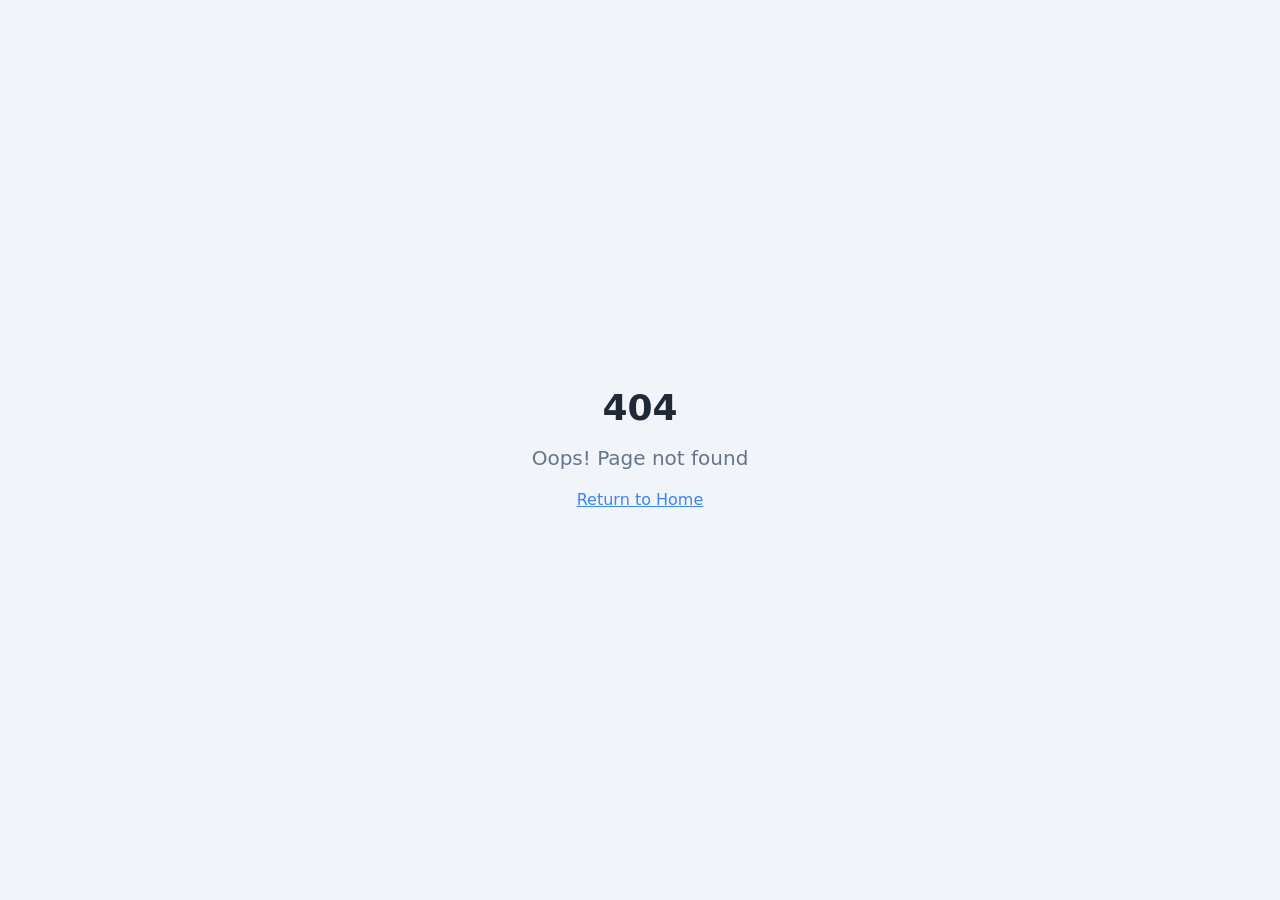
<file: index.html>
<!doctype html>
<html lang="en">
  <head>
    <meta charset="UTF-8" />
    <meta name="viewport" content="width=device-width, initial-scale=1.0" />
    <title>TradeResponse — AI Phone Agents for Service Businesses</title>
    <meta name="description" content="TradeResponse builds custom AI phone agents that answer every call, book appointments, and handle emergencies 24/7. Custom-built for service businesses. Live in 14 days." />
    <meta name="author" content="TradeResponse" />
    <meta property="og:title" content="TradeResponse — AI Phone Agents for Service Businesses" />
    <meta property="og:description" content="Every missed call is revenue walking out your door. We build AI phone agents custom-built for your business." />
    <meta property="og:type" content="website" />
    <meta name="twitter:card" content="summary_large_image" />
    <script type="module" crossorigin src="/assets/index-Di6mq1Bh.js"></script>
    <link rel="stylesheet" crossorigin href="/assets/index-ClEajGAl.css">
  </head>

  <body>
    <div id="root"></div>
  </body>
</html>
</file>
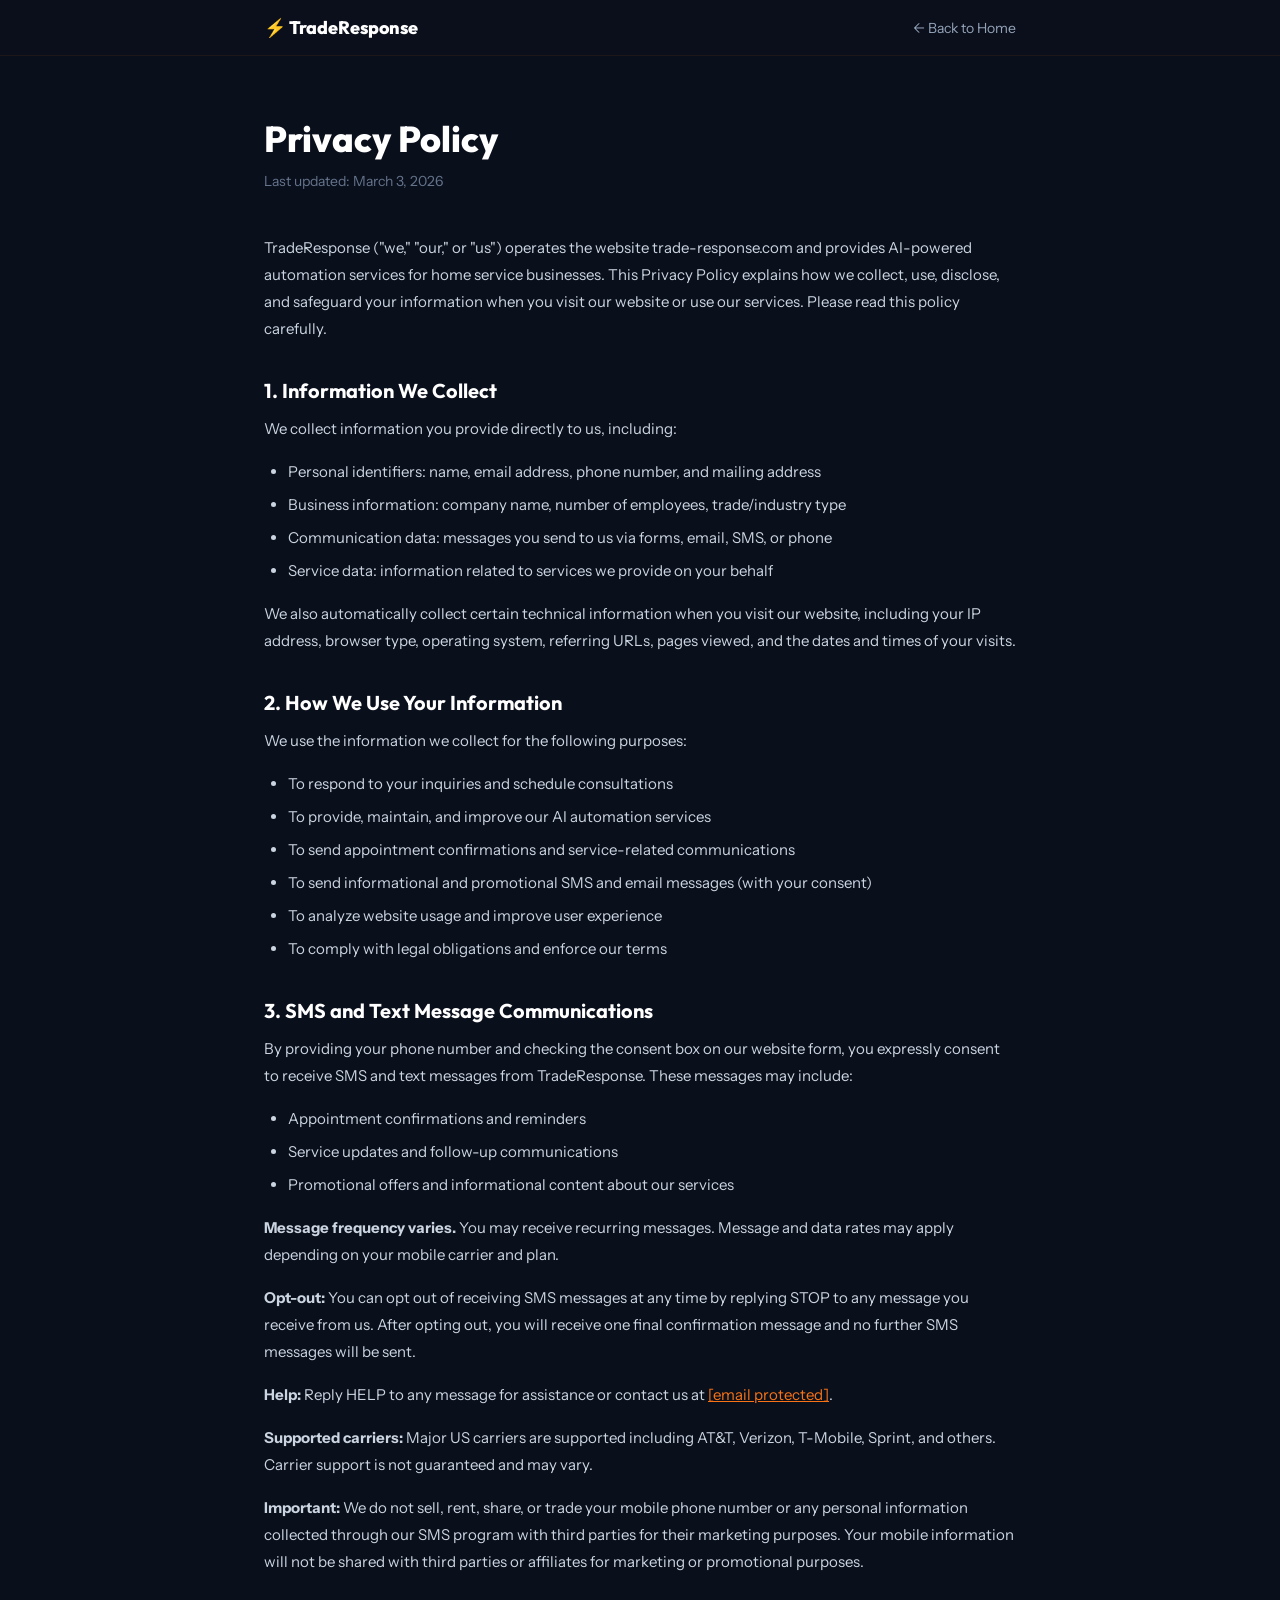
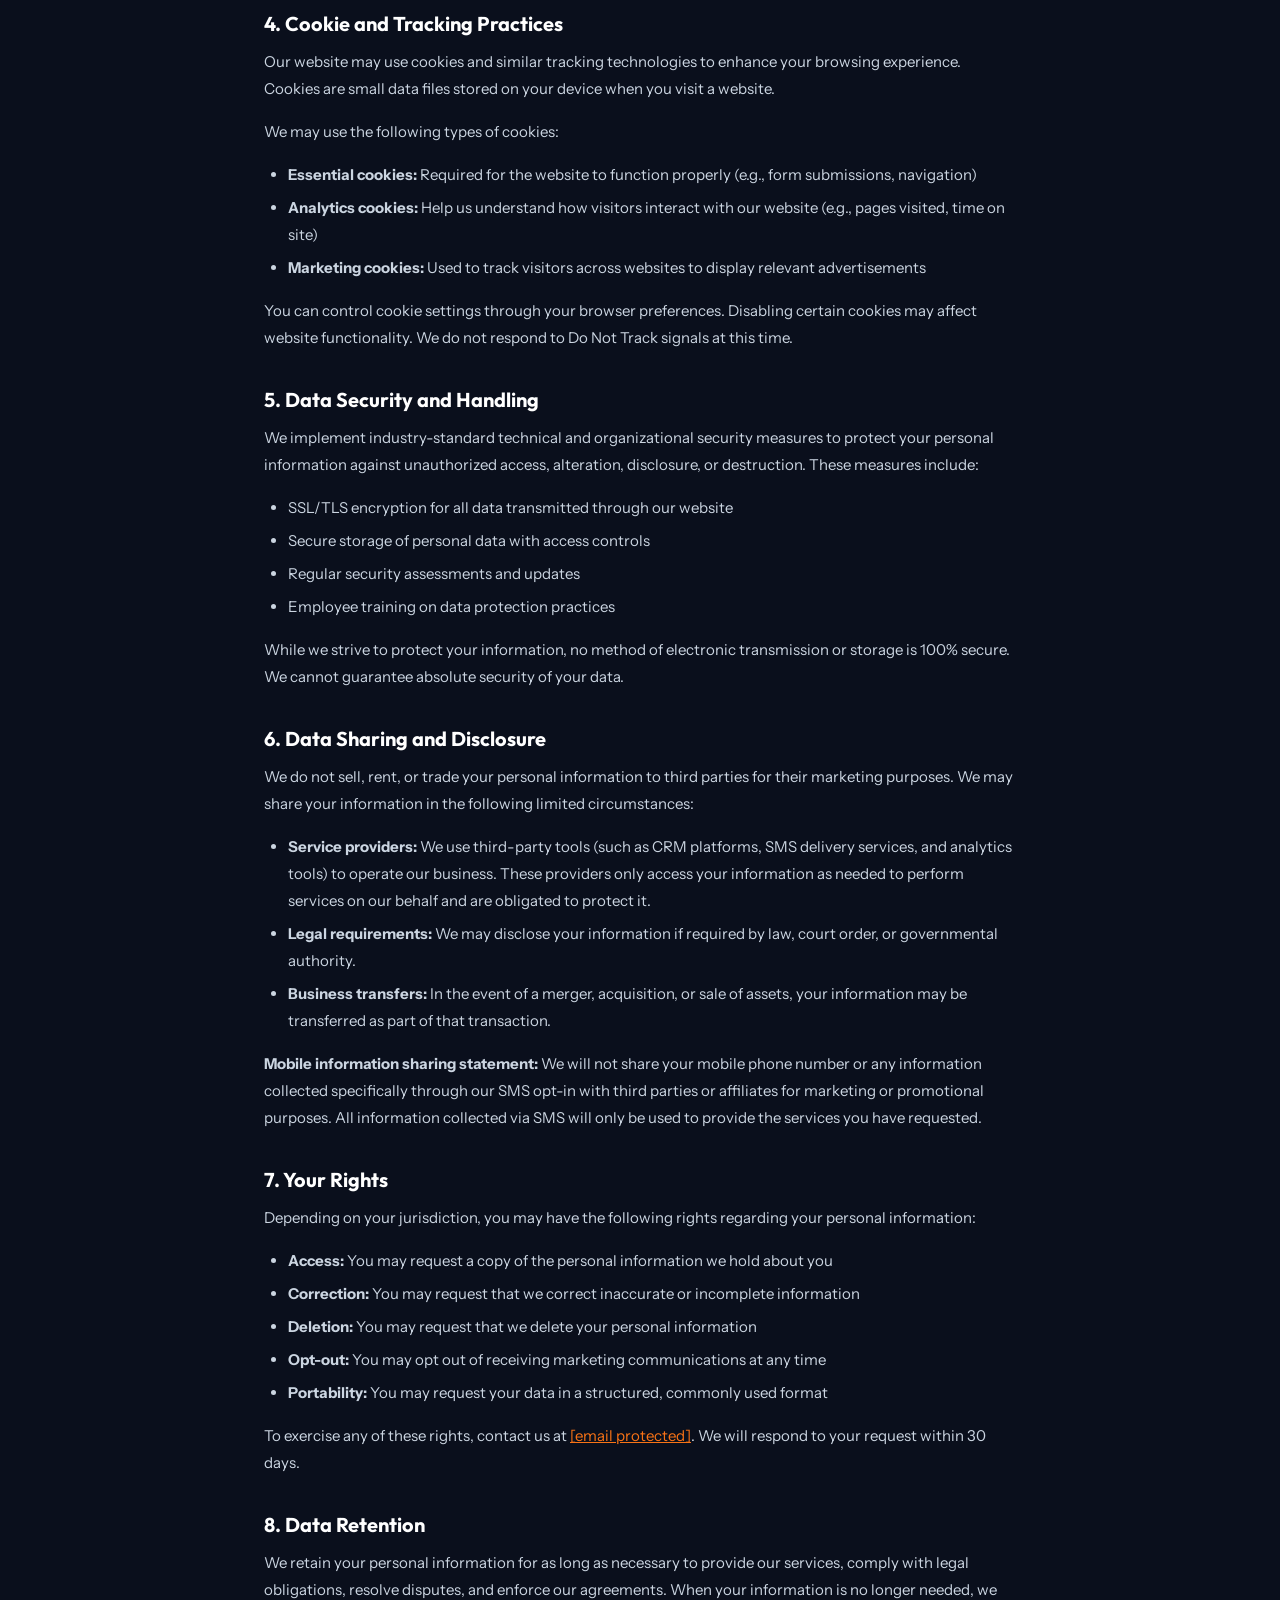
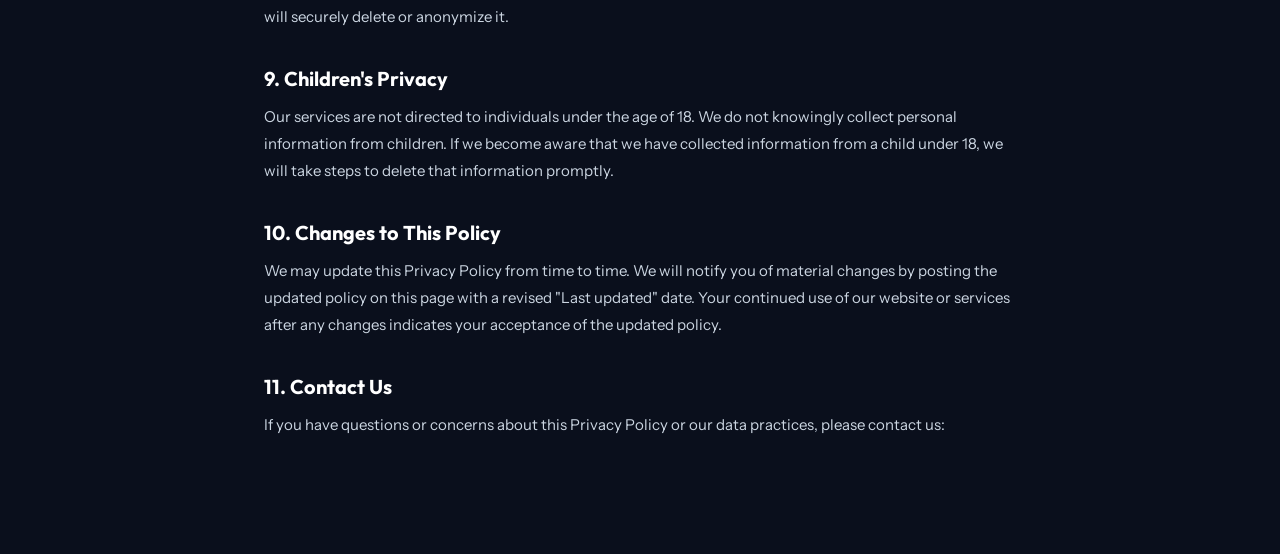
<file: privacy.html>
<!DOCTYPE html>
<html lang="en">
<head>
<meta charset="UTF-8">
<meta name="viewport" content="width=device-width, initial-scale=1.0">
<title>Privacy Policy | TradeResponse</title>
<link href="https://fonts.googleapis.com/css2?family=Outfit:wght@400;600;700;800&family=Instrument+Sans:wght@400;500;600&display=swap" rel="stylesheet">
<style>
:root{--navy:#0a0f1c;--surface:#141c2b;--orange:#f97316;--white:#ffffff;--gray-300:#cbd5e1;--gray-400:#94a3b8;--gray-500:#64748b;--gray-600:#475569;--text:#e2e8f0}
*{margin:0;padding:0;box-sizing:border-box}
body{font-family:'Instrument Sans',sans-serif;background:var(--navy);color:var(--text);-webkit-font-smoothing:antialiased}
.nav{padding:16px 0;background:rgba(10,15,28,0.95);border-bottom:1px solid rgba(249,115,22,0.08)}
.nav-inner{max-width:800px;margin:0 auto;padding:0 24px;display:flex;justify-content:space-between;align-items:center}
.nav-logo{font-family:'Outfit',sans-serif;font-weight:800;font-size:18px;color:var(--white);text-decoration:none}
.nav-logo span{color:var(--orange)}
.nav-back{font-size:14px;color:var(--gray-400);text-decoration:none}
.nav-back:hover{color:var(--orange)}
.content{max-width:800px;margin:0 auto;padding:60px 24px 100px}
h1{font-family:'Outfit',sans-serif;font-size:36px;font-weight:800;color:var(--white);margin-bottom:8px}
.updated{font-size:14px;color:var(--gray-500);margin-bottom:40px}
h2{font-family:'Outfit',sans-serif;font-size:20px;font-weight:700;color:var(--white);margin-top:36px;margin-bottom:12px}
p{font-size:15px;color:var(--gray-300);line-height:1.8;margin-bottom:16px}
ul{padding-left:24px;margin-bottom:16px}
li{font-size:15px;color:var(--gray-300);line-height:1.8;margin-bottom:6px}
a{color:var(--orange)}
.footer{padding:32px 0;border-top:1px solid rgba(255,255,255,0.05);margin-top:60px}
.footer p{font-size:12px;color:var(--gray-600);text-align:center}
</style>
</head>
<body>
<nav class="nav"><div class="nav-inner"><a href="index.html" class="nav-logo"><span>&#9889;</span> TradeResponse</a><a href="index.html" class="nav-back">&#8592; Back to Home</a></div></nav>
<div class="content">
<h1>Privacy Policy</h1>
<p class="updated">Last updated: March 3, 2026</p>
<p>TradeResponse ("we," "our," or "us") operates the website trade-response.com and provides AI-powered automation services for home service businesses. This Privacy Policy explains how we collect, use, disclose, and safeguard your information when you visit our website or use our services. Please read this policy carefully.</p>

<h2>1. Information We Collect</h2>
<p>We collect information you provide directly to us, including:</p>
<ul>
<li>Personal identifiers: name, email address, phone number, and mailing address</li>
<li>Business information: company name, number of employees, trade/industry type</li>
<li>Communication data: messages you send to us via forms, email, SMS, or phone</li>
<li>Service data: information related to services we provide on your behalf</li>
</ul>
<p>We also automatically collect certain technical information when you visit our website, including your IP address, browser type, operating system, referring URLs, pages viewed, and the dates and times of your visits.</p>

<h2>2. How We Use Your Information</h2>
<p>We use the information we collect for the following purposes:</p>
<ul>
<li>To respond to your inquiries and schedule consultations</li>
<li>To provide, maintain, and improve our AI automation services</li>
<li>To send appointment confirmations and service-related communications</li>
<li>To send informational and promotional SMS and email messages (with your consent)</li>
<li>To analyze website usage and improve user experience</li>
<li>To comply with legal obligations and enforce our terms</li>
</ul>

<h2>3. SMS and Text Message Communications</h2>
<p>By providing your phone number and checking the consent box on our website form, you expressly consent to receive SMS and text messages from TradeResponse. These messages may include:</p>
<ul>
<li>Appointment confirmations and reminders</li>
<li>Service updates and follow-up communications</li>
<li>Promotional offers and informational content about our services</li>
</ul>
<p><strong>Message frequency varies.</strong> You may receive recurring messages. Message and data rates may apply depending on your mobile carrier and plan.</p>
<p><strong>Opt-out:</strong> You can opt out of receiving SMS messages at any time by replying STOP to any message you receive from us. After opting out, you will receive one final confirmation message and no further SMS messages will be sent.</p>
<p><strong>Help:</strong> Reply HELP to any message for assistance or contact us at <a href="/cdn-cgi/l/email-protection" class="__cf_email__" data-cfemail="670f020b0b082713150603024a15021417080914024904080a">[email&#160;protected]</a>.</p>
<p><strong>Supported carriers:</strong> Major US carriers are supported including AT&T, Verizon, T-Mobile, Sprint, and others. Carrier support is not guaranteed and may vary.</p>
<p><strong>Important:</strong> We do not sell, rent, share, or trade your mobile phone number or any personal information collected through our SMS program with third parties for their marketing purposes. Your mobile information will not be shared with third parties or affiliates for marketing or promotional purposes.</p>

<h2>4. Cookie and Tracking Practices</h2>
<p>Our website may use cookies and similar tracking technologies to enhance your browsing experience. Cookies are small data files stored on your device when you visit a website.</p>
<p>We may use the following types of cookies:</p>
<ul>
<li><strong>Essential cookies:</strong> Required for the website to function properly (e.g., form submissions, navigation)</li>
<li><strong>Analytics cookies:</strong> Help us understand how visitors interact with our website (e.g., pages visited, time on site)</li>
<li><strong>Marketing cookies:</strong> Used to track visitors across websites to display relevant advertisements</li>
</ul>
<p>You can control cookie settings through your browser preferences. Disabling certain cookies may affect website functionality. We do not respond to Do Not Track signals at this time.</p>

<h2>5. Data Security and Handling</h2>
<p>We implement industry-standard technical and organizational security measures to protect your personal information against unauthorized access, alteration, disclosure, or destruction. These measures include:</p>
<ul>
<li>SSL/TLS encryption for all data transmitted through our website</li>
<li>Secure storage of personal data with access controls</li>
<li>Regular security assessments and updates</li>
<li>Employee training on data protection practices</li>
</ul>
<p>While we strive to protect your information, no method of electronic transmission or storage is 100% secure. We cannot guarantee absolute security of your data.</p>

<h2>6. Data Sharing and Disclosure</h2>
<p>We do not sell, rent, or trade your personal information to third parties for their marketing purposes. We may share your information in the following limited circumstances:</p>
<ul>
<li><strong>Service providers:</strong> We use third-party tools (such as CRM platforms, SMS delivery services, and analytics tools) to operate our business. These providers only access your information as needed to perform services on our behalf and are obligated to protect it.</li>
<li><strong>Legal requirements:</strong> We may disclose your information if required by law, court order, or governmental authority.</li>
<li><strong>Business transfers:</strong> In the event of a merger, acquisition, or sale of assets, your information may be transferred as part of that transaction.</li>
</ul>
<p><strong>Mobile information sharing statement:</strong> We will not share your mobile phone number or any information collected specifically through our SMS opt-in with third parties or affiliates for marketing or promotional purposes. All information collected via SMS will only be used to provide the services you have requested.</p>

<h2>7. Your Rights</h2>
<p>Depending on your jurisdiction, you may have the following rights regarding your personal information:</p>
<ul>
<li><strong>Access:</strong> You may request a copy of the personal information we hold about you</li>
<li><strong>Correction:</strong> You may request that we correct inaccurate or incomplete information</li>
<li><strong>Deletion:</strong> You may request that we delete your personal information</li>
<li><strong>Opt-out:</strong> You may opt out of receiving marketing communications at any time</li>
<li><strong>Portability:</strong> You may request your data in a structured, commonly used format</li>
</ul>
<p>To exercise any of these rights, contact us at <a href="/cdn-cgi/l/email-protection" class="__cf_email__" data-cfemail="a3cbc6cfcfcce3d7d1c2c7c68ed1c6d0d3cccdd0c68dc0ccce">[email&#160;protected]</a>. We will respond to your request within 30 days.</p>

<h2>8. Data Retention</h2>
<p>We retain your personal information for as long as necessary to provide our services, comply with legal obligations, resolve disputes, and enforce our agreements. When your information is no longer needed, we will securely delete or anonymize it.</p>

<h2>9. Children's Privacy</h2>
<p>Our services are not directed to individuals under the age of 18. We do not knowingly collect personal information from children. If we become aware that we have collected information from a child under 18, we will take steps to delete that information promptly.</p>

<h2>10. Changes to This Policy</h2>
<p>We may update this Privacy Policy from time to time. We will notify you of material changes by posting the updated policy on this page with a revised "Last updated" date. Your continued use of our website or services after any changes indicates your acceptance of the updated policy.</p>

<h2>11. Contact Us</h2>
<p>If you have questions or concerns about this Privacy Policy or our data practices, please contact us:</p>
<p><str
</file>
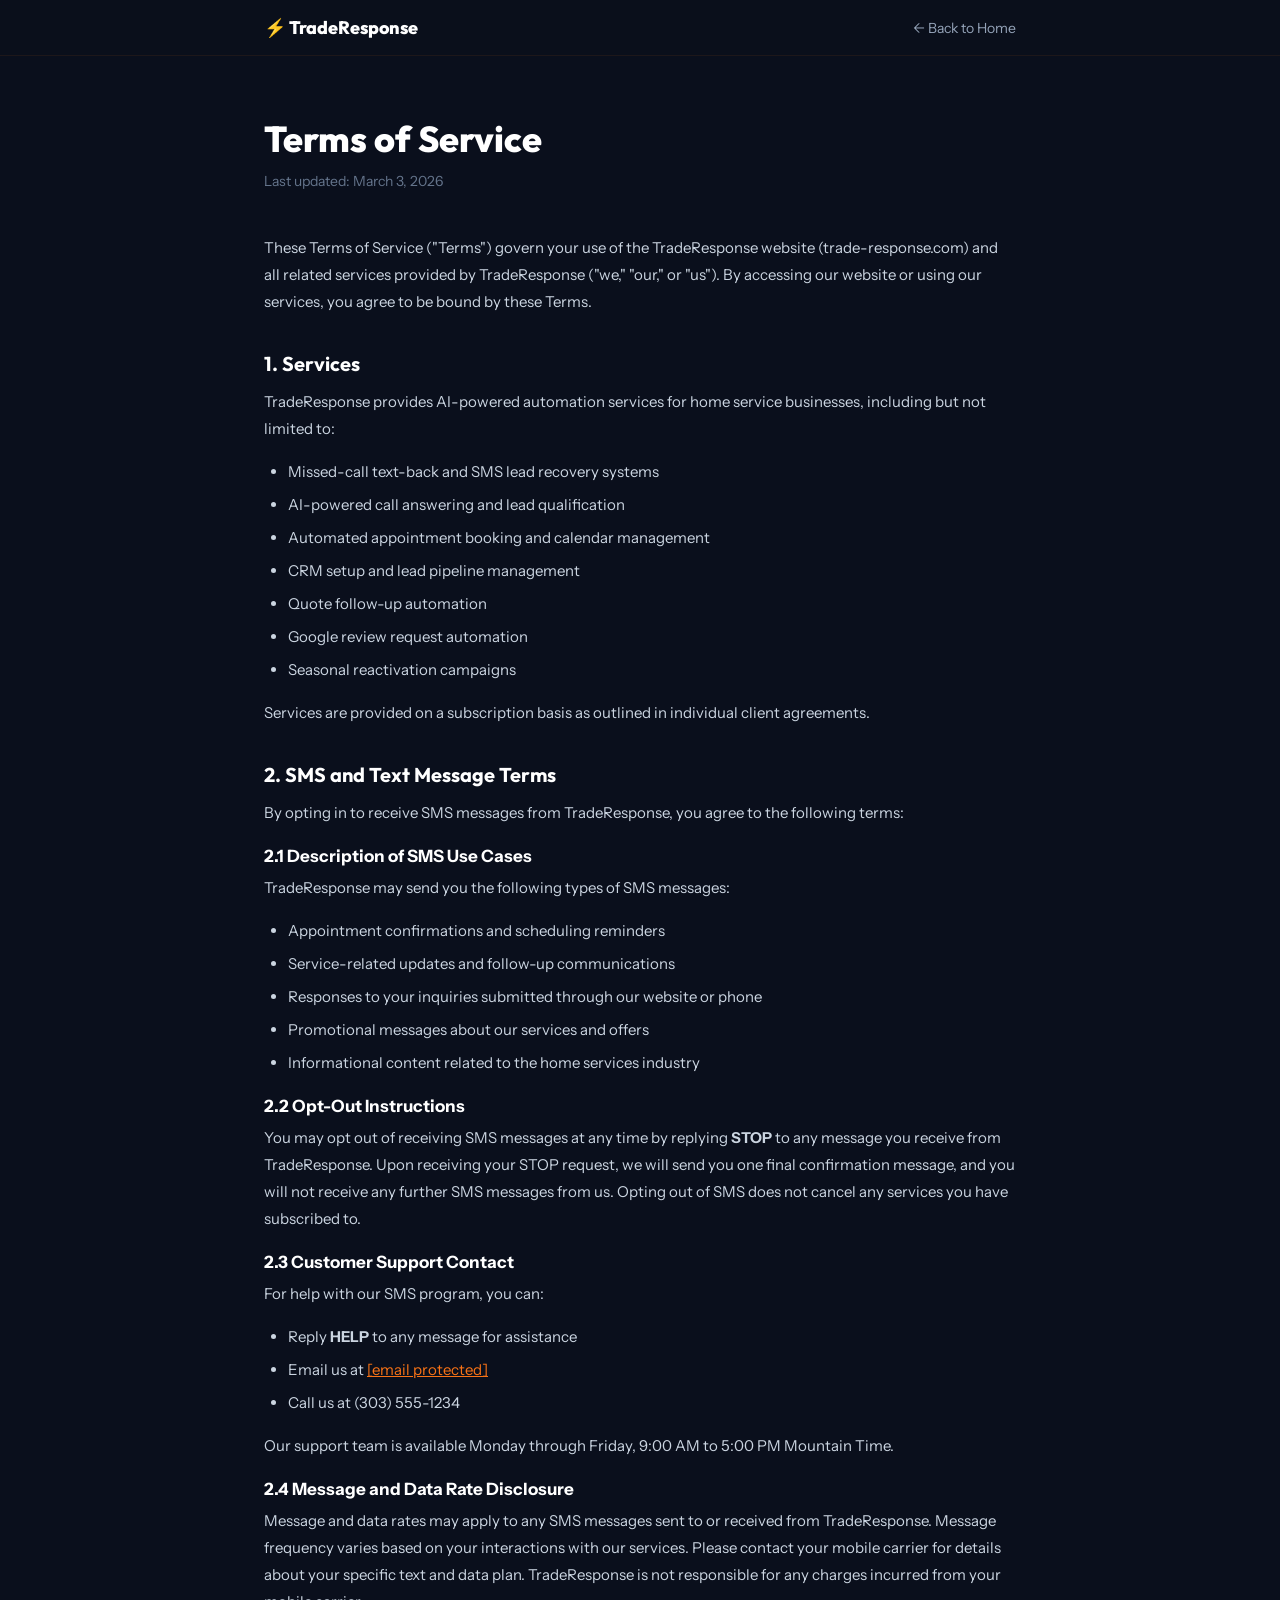
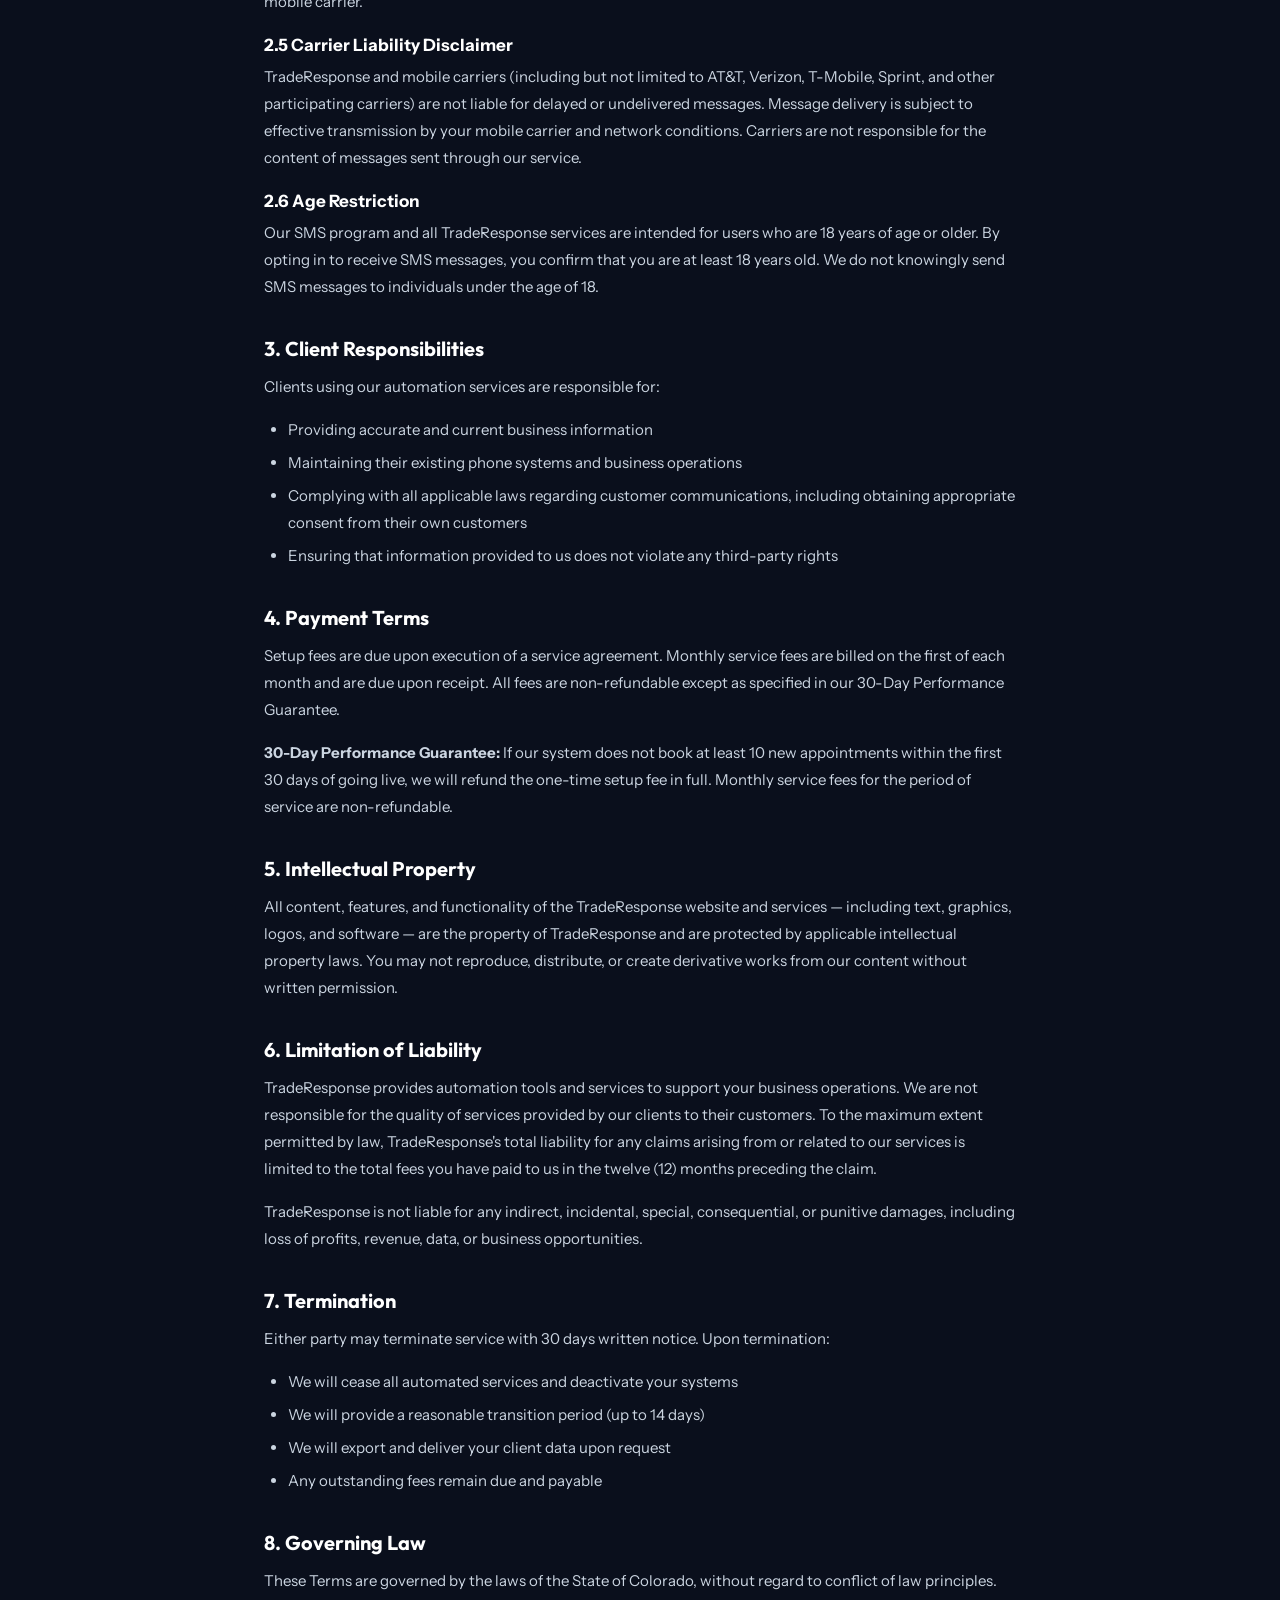
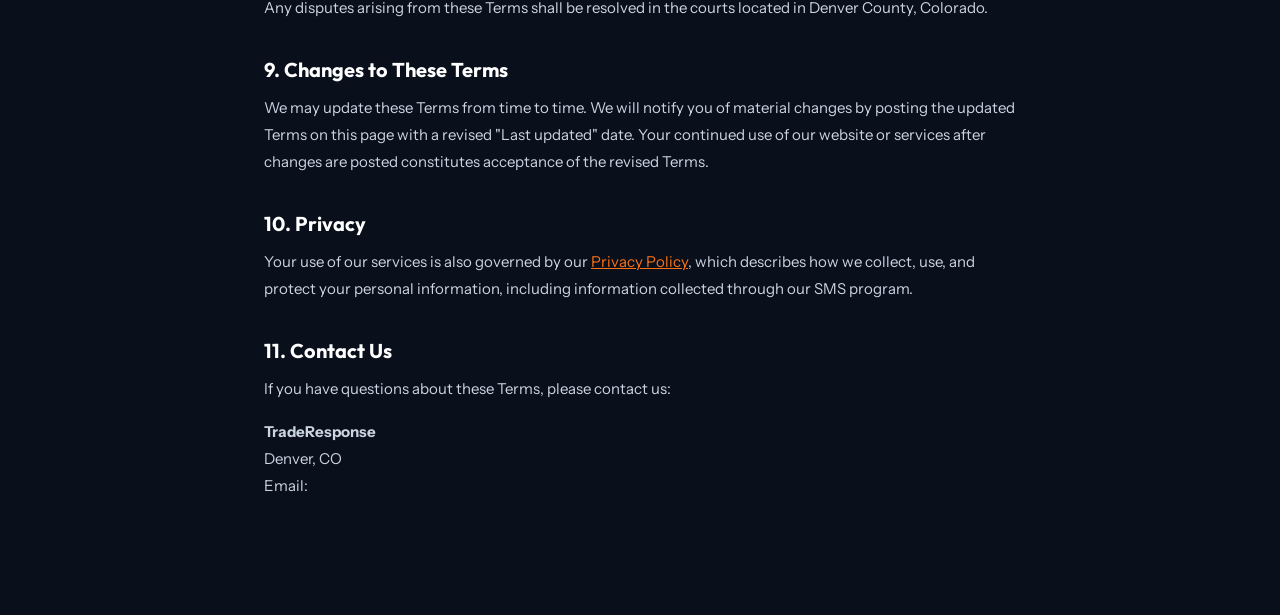
<file: terms.html>
<!DOCTYPE html>
<html lang="en">
<head>
<meta charset="UTF-8">
<meta name="viewport" content="width=device-width, initial-scale=1.0">
<title>Terms of Service | TradeResponse</title>
<link href="https://fonts.googleapis.com/css2?family=Outfit:wght@400;600;700;800&family=Instrument+Sans:wght@400;500;600&display=swap" rel="stylesheet">
<style>
:root{--navy:#0a0f1c;--surface:#141c2b;--orange:#f97316;--white:#ffffff;--gray-300:#cbd5e1;--gray-400:#94a3b8;--gray-500:#64748b;--gray-600:#475569;--text:#e2e8f0}
*{margin:0;padding:0;box-sizing:border-box}
body{font-family:'Instrument Sans',sans-serif;background:var(--navy);color:var(--text);-webkit-font-smoothing:antialiased}
.nav{padding:16px 0;background:rgba(10,15,28,0.95);border-bottom:1px solid rgba(249,115,22,0.08)}
.nav-inner{max-width:800px;margin:0 auto;padding:0 24px;display:flex;justify-content:space-between;align-items:center}
.nav-logo{font-family:'Outfit',sans-serif;font-weight:800;font-size:18px;color:var(--white);text-decoration:none}
.nav-logo span{color:var(--orange)}
.nav-back{font-size:14px;color:var(--gray-400);text-decoration:none}
.nav-back:hover{color:var(--orange)}
.content{max-width:800px;margin:0 auto;padding:60px 24px 100px}
h1{font-family:'Outfit',sans-serif;font-size:36px;font-weight:800;color:var(--white);margin-bottom:8px}
.updated{font-size:14px;color:var(--gray-500);margin-bottom:40px}
h2{font-family:'Outfit',sans-serif;font-size:20px;font-weight:700;color:var(--white);margin-top:36px;margin-bottom:12px}
p{font-size:15px;color:var(--gray-300);line-height:1.8;margin-bottom:16px}
ul{padding-left:24px;margin-bottom:16px}
li{font-size:15px;color:var(--gray-300);line-height:1.8;margin-bottom:6px}
a{color:var(--orange)}
.footer{padding:32px 0;border-top:1px solid rgba(255,255,255,0.05);margin-top:60px}
.footer p{font-size:12px;color:var(--gray-600);text-align:center}
</style>
</head>
<body>
<nav class="nav"><div class="nav-inner"><a href="index.html" class="nav-logo"><span>&#9889;</span> TradeResponse</a><a href="index.html" class="nav-back">&#8592; Back to Home</a></div></nav>
<div class="content">
<h1>Terms of Service</h1>
<p class="updated">Last updated: March 3, 2026</p>
<p>These Terms of Service ("Terms") govern your use of the TradeResponse website (trade-response.com) and all related services provided by TradeResponse ("we," "our," or "us"). By accessing our website or using our services, you agree to be bound by these Terms.</p>

<h2>1. Services</h2>
<p>TradeResponse provides AI-powered automation services for home service businesses, including but not limited to:</p>
<ul>
<li>Missed-call text-back and SMS lead recovery systems</li>
<li>AI-powered call answering and lead qualification</li>
<li>Automated appointment booking and calendar management</li>
<li>CRM setup and lead pipeline management</li>
<li>Quote follow-up automation</li>
<li>Google review request automation</li>
<li>Seasonal reactivation campaigns</li>
</ul>
<p>Services are provided on a subscription basis as outlined in individual client agreements.</p>

<h2>2. SMS and Text Message Terms</h2>
<p>By opting in to receive SMS messages from TradeResponse, you agree to the following terms:</p>

<h3 style="font-size:17px;color:var(--white);margin-top:20px;margin-bottom:8px">2.1 Description of SMS Use Cases</h3>
<p>TradeResponse may send you the following types of SMS messages:</p>
<ul>
<li>Appointment confirmations and scheduling reminders</li>
<li>Service-related updates and follow-up communications</li>
<li>Responses to your inquiries submitted through our website or phone</li>
<li>Promotional messages about our services and offers</li>
<li>Informational content related to the home services industry</li>
</ul>

<h3 style="font-size:17px;color:var(--white);margin-top:20px;margin-bottom:8px">2.2 Opt-Out Instructions</h3>
<p>You may opt out of receiving SMS messages at any time by replying <strong>STOP</strong> to any message you receive from TradeResponse. Upon receiving your STOP request, we will send you one final confirmation message, and you will not receive any further SMS messages from us. Opting out of SMS does not cancel any services you have subscribed to.</p>

<h3 style="font-size:17px;color:var(--white);margin-top:20px;margin-bottom:8px">2.3 Customer Support Contact</h3>
<p>For help with our SMS program, you can:</p>
<ul>
<li>Reply <strong>HELP</strong> to any message for assistance</li>
<li>Email us at <a href="/cdn-cgi/l/email-protection" class="__cf_email__" data-cfemail="a7cfc2cbcbc8e7d3d5c6c3c28ad5c2d4d7c8c9d4c289c4c8ca">[email&#160;protected]</a></li>
<li>Call us at (303) 555-1234</li>
</ul>
<p>Our support team is available Monday through Friday, 9:00 AM to 5:00 PM Mountain Time.</p>

<h3 style="font-size:17px;color:var(--white);margin-top:20px;margin-bottom:8px">2.4 Message and Data Rate Disclosure</h3>
<p>Message and data rates may apply to any SMS messages sent to or received from TradeResponse. Message frequency varies based on your interactions with our services. Please contact your mobile carrier for details about your specific text and data plan. TradeResponse is not responsible for any charges incurred from your mobile carrier.</p>

<h3 style="font-size:17px;color:var(--white);margin-top:20px;margin-bottom:8px">2.5 Carrier Liability Disclaimer</h3>
<p>TradeResponse and mobile carriers (including but not limited to AT&T, Verizon, T-Mobile, Sprint, and other participating carriers) are not liable for delayed or undelivered messages. Message delivery is subject to effective transmission by your mobile carrier and network conditions. Carriers are not responsible for the content of messages sent through our service.</p>

<h3 style="font-size:17px;color:var(--white);margin-top:20px;margin-bottom:8px">2.6 Age Restriction</h3>
<p>Our SMS program and all TradeResponse services are intended for users who are 18 years of age or older. By opting in to receive SMS messages, you confirm that you are at least 18 years old. We do not knowingly send SMS messages to individuals under the age of 18.</p>

<h2>3. Client Responsibilities</h2>
<p>Clients using our automation services are responsible for:</p>
<ul>
<li>Providing accurate and current business information</li>
<li>Maintaining their existing phone systems and business operations</li>
<li>Complying with all applicable laws regarding customer communications, including obtaining appropriate consent from their own customers</li>
<li>Ensuring that information provided to us does not violate any third-party rights</li>
</ul>

<h2>4. Payment Terms</h2>
<p>Setup fees are due upon execution of a service agreement. Monthly service fees are billed on the first of each month and are due upon receipt. All fees are non-refundable except as specified in our 30-Day Performance Guarantee.</p>
<p><strong>30-Day Performance Guarantee:</strong> If our system does not book at least 10 new appointments within the first 30 days of going live, we will refund the one-time setup fee in full. Monthly service fees for the period of service are non-refundable.</p>

<h2>5. Intellectual Property</h2>
<p>All content, features, and functionality of the TradeResponse website and services — including text, graphics, logos, and software — are the property of TradeResponse and are protected by applicable intellectual property laws. You may not reproduce, distribute, or create derivative works from our content without written permission.</p>

<h2>6. Limitation of Liability</h2>
<p>TradeResponse provides automation tools and services to support your business operations. We are not responsible for the quality of services provided by our clients to their customers. To the maximum extent permitted by law, TradeResponse's total liability for any claims arising from or related to our services is limited to the total fees you have paid to us in the twelve (12) months preceding the claim.</p>
<p>TradeResponse is not liable for any indirect, incidental, special, consequential, or punitive damages, including loss of profits, revenue, data, or business opportunities.</p>

<h2>7. Termination</h2>
<p>Either party may terminate service with 30 days written notice. Upon termination:</p>
<ul>
<li>We will cease all automated services and deactivate your systems</li>
<li>We will provide a reasonable transition period (up to 14 days)</li>
<li>We will export and deliver your client data upon request</li>
<li>Any outstanding fees remain due and payable</li>
</ul>

<h2>8. Governing Law</h2>
<p>These Terms are governed by the laws of the State of Colorado, without regard to conflict of law principles. Any disputes arising from these Terms shall be resolved in the courts located in Denver County, Colorado.</p>

<h2>9. Changes to These Terms</h2>
<p>We may update these Terms from time to time. We will notify you of material changes by posting the updated Terms on this page with a revised "Last updated" date. Your continued use of our website or services after changes are posted constitutes acceptance of the revised Terms.</p>

<h2>10. Privacy</h2>
<p>Your use of our services is also governed by our <a href="privacy.html">Privacy Policy</a>, which describes how we collect, use, and protect your personal information, including information collected through our SMS program.</p>

<h2>11. Contact Us</h2>
<p>If you have questions about these Terms, please contact us:</p>
<p><strong>TradeResponse</strong><br>Denver, CO<br>Email: <a href="/cdn-cgi/l/email-protection" class="__cf_email__" data-cfemail="b5d
</file>
<file: assets/index-ClEajGAl.css>
*,:before,:after{--tw-border-spacing-x: 0;--tw-border-spacing-y: 0;--tw-translate-x: 0;--tw-translate-y: 0;--tw-rotate: 0;--tw-skew-x: 0;--tw-skew-y: 0;--tw-scale-x: 1;--tw-scale-y: 1;--tw-pan-x: ;--tw-pan-y: ;--tw-pinch-zoom: ;--tw-scroll-snap-strictness: proximity;--tw-gradient-from-position: ;--tw-gradient-via-position: ;--tw-gradient-to-position: ;--tw-ordinal: ;--tw-slashed-zero: ;--tw-numeric-figure: ;--tw-numeric-spacing: ;--tw-numeric-fraction: ;--tw-ring-inset: ;--tw-ring-offset-width: 0px;--tw-ring-offset-color: #fff;--tw-ring-color: rgb(59 130 246 / .5);--tw-ring-offset-shadow: 0 0 #0000;--tw-ring-shadow: 0 0 #0000;--tw-shadow: 0 0 #0000;--tw-shadow-colored: 0 0 #0000;--tw-blur: ;--tw-brightness: ;--tw-contrast: ;--tw-grayscale: ;--tw-hue-rotate: ;--tw-invert: ;--tw-saturate: ;--tw-sepia: ;--tw-drop-shadow: ;--tw-backdrop-blur: ;--tw-backdrop-brightness: ;--tw-backdrop-contrast: ;--tw-backdrop-grayscale: ;--tw-backdrop-hue-rotate: ;--tw-backdrop-invert: ;--tw-backdrop-opacity: ;--tw-backdrop-saturate: ;--tw-backdrop-sepia: ;--tw-contain-size: ;--tw-contain-layout: ;--tw-contain-paint: ;--tw-contain-style: }::backdrop{--tw-border-spacing-x: 0;--tw-border-spacing-y: 0;--tw-translate-x: 0;--tw-translate-y: 0;--tw-rotate: 0;--tw-skew-x: 0;--tw-skew-y: 0;--tw-scale-x: 1;--tw-scale-y: 1;--tw-pan-x: ;--tw-pan-y: ;--tw-pinch-zoom: ;--tw-scroll-snap-strictness: proximity;--tw-gradient-from-position: ;--tw-gradient-via-position: ;--tw-gradient-to-position: ;--tw-ordinal: ;--tw-slashed-zero: ;--tw-numeric-figure: ;--tw-numeric-spacing: ;--tw-numeric-fraction: ;--tw-ring-inset: ;--tw-ring-offset-width: 0px;--tw-ring-offset-color: #fff;--tw-ring-color: rgb(59 130 246 / .5);--tw-ring-offset-shadow: 0 0 #0000;--tw-ring-shadow: 0 0 #0000;--tw-shadow: 0 0 #0000;--tw-shadow-colored: 0 0 #0000;--tw-blur: ;--tw-brightness: ;--tw-contrast: ;--tw-grayscale: ;--tw-hue-rotate: ;--tw-invert: ;--tw-saturate: ;--tw-sepia: ;--tw-drop-shadow: ;--tw-backdrop-blur: ;--tw-backdrop-brightness: ;--tw-backdrop-contrast: ;--tw-backdrop-grayscale: ;--tw-backdrop-hue-rotate: ;--tw-backdrop-invert: ;--tw-backdrop-opacity: ;--tw-backdrop-saturate: ;--tw-backdrop-sepia: ;--tw-contain-size: ;--tw-contain-layout: ;--tw-contain-paint: ;--tw-contain-style: }*,:before,:after{box-sizing:border-box;border-width:0;border-style:solid;border-color:#e5e7eb}:before,:after{--tw-content: ""}html,:host{line-height:1.5;-webkit-text-size-adjust:100%;-moz-tab-size:4;-o-tab-size:4;tab-size:4;font-family:Inter,system-ui,-apple-system,sans-serif;font-feature-settings:normal;font-variation-settings:normal;-webkit-tap-highlight-color:transparent}body{margin:0;line-height:inherit}hr{height:0;color:inherit;border-top-width:1px}abbr:where([title]){-webkit-text-decoration:underline dotted;text-decoration:underline dotted}h1,h2,h3,h4,h5,h6{font-size:inherit;font-weight:inherit}a{color:inherit;text-decoration:inherit}b,strong{font-weight:bolder}code,kbd,samp,pre{font-family:ui-monospace,SFMono-Regular,Menlo,Monaco,Consolas,Liberation Mono,Courier New,monospace;font-feature-settings:normal;font-variation-settings:normal;font-size:1em}small{font-size:80%}sub,sup{font-size:75%;line-height:0;position:relative;vertical-align:baseline}sub{bottom:-.25em}sup{top:-.5em}table{text-indent:0;border-color:inherit;border-collapse:collapse}button,input,optgroup,select,textarea{font-family:inherit;font-feature-settings:inherit;font-variation-settings:inherit;font-size:100%;font-weight:inherit;line-height:inherit;letter-spacing:inherit;color:inherit;margin:0;padding:0}button,select{text-transform:none}button,input:where([type=button]),input:where([type=reset]),input:where([type=submit]){-webkit-appearance:button;background-color:transparent;background-image:none}:-moz-focusring{outline:auto}:-moz-ui-invalid{box-shadow:none}progress{vertical-align:baseline}::-webkit-inner-spin-button,::-webkit-outer-spin-button{height:auto}[type=search]{-webkit-appearance:textfield;outline-offset:-2px}::-webkit-search-decoration{-webkit-appearance:none}::-webkit-file-upload-button{-webkit-appearance:button;font:inherit}summary{display:list-item}blockquote,dl,dd,h1,h2,h3,h4,h5,h6,hr,figure,p,pre{margin:0}fieldset{margin:0;padding:0}legend{padding:0}ol,ul,menu{list-style:none;margin:0;padding:0}dialog{padding:0}textarea{resize:vertical}input::-moz-placeholder,textarea::-moz-placeholder{opacity:1;color:#9ca3af}input::placeholder,textarea::placeholder{opacity:1;color:#9ca3af}button,[role=button]{cursor:pointer}:disabled{cursor:default}img,svg,video,canvas,audio,iframe,embed,object{display:block;vertical-align:middle}img,video{max-width:100%;height:auto}[hidden]:where(:not([hidden=until-found])){display:none}:root{--background: 0 0% 100%;--foreground: 215 28% 17%;--card: 0 0% 100%;--card-foreground: 222 47% 11%;--popover: 0 0% 100%;--popover-foreground: 222 47% 11%;--primary: 217 91% 60%;--primary-foreground: 0 0% 100%;--primary-deep: 217 91% 50%;--secondary: 210 40% 96%;--secondary-foreground: 222 47% 11%;--muted: 210 40% 96%;--muted-foreground: 215 16% 47%;--accent: 210 40% 96%;--accent-foreground: 222 47% 11%;--destructive: 0 84% 60%;--destructive-foreground: 0 0% 100%;--border: 226 71% 94%;--input: 226 71% 94%;--ring: 217 91% 60%;--radius: .5rem;--hero-bg: 222 47% 11%;--hero-foreground: 210 40% 98%;--hero-muted: 215 20% 65%;--section-alt: 221 68% 97%;--card-border: 226 85% 93%;--sidebar-background: 0 0% 98%;--sidebar-foreground: 240 5.3% 26.1%;--sidebar-primary: 240 5.9% 10%;--sidebar-primary-foreground: 0 0% 98%;--sidebar-accent: 240 4.8% 95.9%;--sidebar-accent-foreground: 240 5.9% 10%;--sidebar-border: 220 13% 91%;--sidebar-ring: 217.2 91.2% 59.8%}.dark{--background: 222 47% 11%;--foreground: 210 40% 98%;--card: 222 47% 11%;--card-foreground: 210 40% 98%;--popover: 222 47% 11%;--popover-foreground: 210 40% 98%;--primary: 217 91% 60%;--primary-foreground: 0 0% 100%;--primary-deep: 217 91% 50%;--secondary: 217 33% 17%;--secondary-foreground: 210 40% 98%;--muted: 217 33% 17%;--muted-foreground: 215 20% 65%;--accent: 217 33% 17%;--accent-foreground: 210 40% 98%;--destructive: 0 63% 31%;--destructive-foreground: 210 40% 98%;--border: 217 33% 17%;--input: 217 33% 17%;--ring: 217 91% 60%;--sidebar-background: 240 5.9% 10%;--sidebar-foreground: 240 4.8% 95.9%;--sidebar-primary: 224.3 76.3% 48%;--sidebar-primary-foreground: 0 0% 100%;--sidebar-accent: 240 3.7% 15.9%;--sidebar-accent-foreground: 240 4.8% 95.9%;--sidebar-border: 240 3.7% 15.9%;--sidebar-ring: 217.2 91.2% 59.8%}*{border-color:hsl(var(--border))}body{background-color:hsl(var(--background));color:hsl(var(--foreground));-webkit-font-smoothing:antialiased;-moz-osx-font-smoothing:grayscale;font-family:Inter,system-ui,-apple-system,sans-serif}html{scroll-behavior:smooth}.section-label{margin-bottom:1rem;font-size:.75rem;line-height:1rem;font-weight:600;text-transform:uppercase;letter-spacing:.2em;color:hsl(var(--primary))}.section-heading{font-size:1.875rem;line-height:2.25rem;font-weight:800;line-height:1.25;color:hsl(var(--foreground))}@media (min-width: 768px){.section-heading{font-size:2.25rem;line-height:2.5rem}}@media (min-width: 1024px){.section-heading{font-size:44px}}.section-heading{font-weight:800}.section-subheading{margin-left:auto;margin-right:auto;margin-top:1rem;max-width:42rem;font-size:1.125rem;line-height:1.75rem;color:hsl(var(--muted-foreground))}.section-padding{padding:5rem 1.5rem}@media (min-width: 768px){.section-padding{padding-top:7rem;padding-bottom:7rem}}.section-alt-bg{background-color:hsl(var(--section-alt))}.gradient-section{background:linear-gradient(135deg,#0f1729,#1d283a)}.btn-primary{display:inline-flex;align-items:center;gap:.5rem;border-radius:var(--radius);background-color:hsl(var(--primary));padding:.875rem 1.75rem;font-weight:600;color:hsl(var(--primary-foreground));--tw-shadow: 0 10px 15px -3px rgb(0 0 0 / .1), 0 4px 6px -4px rgb(0 0 0 / .1);--tw-shadow-colored: 0 10px 15px -3px var(--tw-shadow-color), 0 4px 6px -4px var(--tw-shadow-color);box-shadow:var(--tw-ring-offset-shadow, 0 0 #0000),var(--tw-ring-shadow, 0 0 #0000),var(--tw-shadow);--tw-shadow-color: hsl(var(--primary) / .25);--tw-shadow: var(--tw-shadow-colored);transition-property:all;transition-timing-function:cubic-bezier(.4,0,.2,1);transition-duration:.2s;animation-duration:.2s}.btn-primary:hover{--tw-brightness: brightness(1.1);filter:var(--tw-blur) var(--tw-brightness) var(--tw-contrast) var(--tw-grayscale) var(--tw-hue-rotate) var(--tw-invert) var(--tw-saturate) var(--tw-sepia) var(--tw-drop-shadow)}.btn-outline-hero{display:inline-flex;align-items:center;gap:.5rem;border-radius:var(--radius);border-width:1px;border-color:#fff3;padding:.875rem 1.75rem;font-weight:500;color:#ffffffe6;transition-property:all;transition-timing-function:cubic-bezier(.4,0,.2,1);transition-duration:.2s;animation-duration:.2s}.btn-outline-hero:hover{background-color:#ffffff1a}.feature-card{border-radius:.75rem;border-width:1px;border-color:hsl(var(--card-border));background-color:hsl(var(--card));padding:1.75rem;transition-property:all;transition-timing-function:cubic-bezier(.4,0,.2,1);transition-duration:.3s;animation-duration:.3s}.feature-card:hover{--tw-translate-y: -.375rem;transform:translate(var(--tw-translate-x),var(--tw-translate-y)) rotate(var(--tw-rotate)) skew(var(--tw-skew-x)) skewY(var(--tw-skew-y)) scaleX(var(--tw-scale-x)) scaleY(var(--tw-scale-y));--tw-shadow: 0 20px 25px -5px rgb(0 0 0 / .1), 0 8px 10px -6px rgb(0 0 0 / .1);--tw-shadow-colored: 0 20px 25px -5px var(--tw-shadow-color), 0 8px 10px -6px var(--tw-shadow-color);box-shadow:var(--tw-ring-offset-shadow, 0 0 #0000),var(--tw-ring-shadow, 0 0 #0000),var(--tw-shadow);--tw-shadow-color: hsl(var(--primary) / .1);--tw-shadow: var(--tw-shadow-colored)}.stat-card{border-radius:.75rem;border-width:1px;border-top-width:2px;border-color:hsl(var(--card-border));border-top-color:hsl(var(--primary) / .4);background-color:hsl(var(--card));padding:2rem;text-align:center;--tw-shadow: 0 1px 2px 0 rgb(0 0 0 / .05);--tw-shadow-colored: 0 1px 2px 0 var(--tw-shadow-color);box-shadow:var(--tw-ring-offset-shadow, 0 0 #0000),var(--tw-ring-shadow, 0 0 #0000),var(--tw-shadow)}.btn-glow{display:inline-flex;align-items:center;gap:.5rem;border-radius:var(--radius);background-color:hsl(var(--primary));padding:1rem 2rem;font-weight:600;color:hsl(var(--primary-foreground));--tw-shadow: 0 10px 15px -3px rgb(0 0 0 / .1), 0 4px 6px -4px rgb(0 0 0 / .1);--tw-shadow-colored: 0 10px 15px -3px var(--tw-shadow-color), 0 4px 6px -4px var(--tw-shadow-color);box-shadow:var(--tw-ring-offset-shadow, 0 0 #0000),var(--tw-ring-shadow, 0 0 #0000),var(--tw-shadow);--tw-shadow-color: hsl(var(--primary) / .3);--tw-shadow: var(--tw-shadow-colored);transition-property:all;transition-timing-function:cubic-bezier(.4,0,.2,1);transition-duration:.3s;animation-duration:.3s}.btn-glow:hover{--tw-scale-x: 1.02;--tw-scale-y: 1.02;transform:translate(var(--tw-translate-x),var(--tw-translate-y)) rotate(var(--tw-rotate)) skew(var(--tw-skew-x)) skewY(var(--tw-skew-y)) scaleX(var(--tw-scale-x)) scaleY(var(--tw-scale-y));--tw-shadow: 0 20px 25px -5px rgb(0 0 0 / .1), 0 8px 10px -6px rgb(0 0 0 / .1);--tw-shadow-colored: 0 20px 25px -5px var(--tw-shadow-color), 0 8px 10px -6px var(--tw-shadow-color);box-shadow:var(--tw-ring-offset-shadow, 0 0 #0000),var(--tw-ring-shadow, 0 0 #0000),var(--tw-shadow);--tw-shadow-color: hsl(var(--primary) / .5);--tw-shadow: var(--tw-shadow-colored);--tw-brightness: brightness(1.1);filter:var(--tw-blur) var(--tw-brightness) var(--tw-contrast) var(--tw-grayscale) var(--tw-hue-rotate) var(--tw-invert) var(--tw-saturate) var(--tw-sepia) var(--tw-drop-shadow)}.sr-only{position:absolute;width:1px;height:1px;padding:0;margin:-1px;overflow:hidden;clip:rect(0,0,0,0);white-space:nowrap;border-width:0}.pointer-events-none{pointer-events:none}.pointer-events-auto{pointer-events:auto}.visible{visibility:visible}.invisible{visibility:hidden}.fixed{position:fixed}.absolute{position:absolute}.relative{position:relative}.inset-0{top:0;right:0;bottom:0;left:0}.inset-x-0{left:0;right:0}.inset-y-0{top:0;bottom:0}.-bottom-12{bottom:-3rem}.-left-12{left:-3rem}.-left-32{left:-8rem}.-right-12{right:-3rem}.-right-32{right:-8rem}.-top-12{top:-3rem}.-top-3{top:-.75rem}.bottom-0{bottom:0}.bottom-1\/4{bottom:25%}.left-0{left:0}.left-1{left:.25rem}.left-1\/2{left:50%}.left-2{left:.5rem}.left-8{left:2rem}.left-\[12\.5\%\]{left:12.5%}.left-\[50\%\]{left:50%}.right-0{right:0}.right-1{right:.25rem}.right-2{right:.5rem}.right-3{right:.75rem}.right-4{right:1rem}.right-\[12\.5\%\]{right:12.5%}.top-0{top:0}.top-1\.5{top:.375rem}.top-1\/2{top:50%}.top-1\/4{top:25%}.top-10{top:2.5rem}.top-2{top:.5rem}.top-3\.5{top:.875rem}.top-4{top:1rem}.top-\[1px\]{top:1px}.top-\[50\%\]{top:50%}.top-\[60\%\]{top:60%}.top-full{top:100%}.z-10{z-index:10}.z-20{z-index:20}.z-50{z-index:50}.z-\[100\]{z-index:100}.z-\[1\]{z-index:1}.-mx-1{margin-left:-.25rem;margin-right:-.25rem}.mx-2{margin-left:.5rem;margin-right:.5rem}.mx-3\.5{margin-left:.875rem;margin-right:.875rem}.mx-8{margin-left:2rem;margin-right:2rem}.mx-auto{margin-left:auto;margin-right:auto}.my-0\.5{margin-top:.125rem;margin-bottom:.125rem}.my-1{margin-top:.25rem;margin-bottom:.25rem}.-ml-4{margin-left:-1rem}.-mt-4{margin-top:-1rem}.mb-1{margin-bottom:.25rem}.mb-4{margin-bottom:1rem}.mb-5{margin-bottom:1.25rem}.ml-1{margin-left:.25rem}.ml-2{margin-left:.5rem}.ml-auto{margin-left:auto}.mr-2{margin-right:.5rem}.mt-0\.5{margin-top:.125rem}.mt-1\.5{margin-top:.375rem}.mt-10{margin-top:2.5rem}.mt-12{margin-top:3rem}.mt-14{margin-top:3.5rem}.mt-16{margin-top:4rem}.mt-2{margin-top:.5rem}.mt-24{margin-top:6rem}.mt-3{margin-top:.75rem}.mt-4{margin-top:1rem}.mt-5{margin-top:1.25rem}.mt-6{margin-top:1.5rem}.mt-8{margin-top:2rem}.mt-auto{margin-top:auto}.block{display:block}.flex{display:flex}.inline-flex{display:inline-flex}.table{display:table}.grid{display:grid}.hidden{display:none}.aspect-square{aspect-ratio:1 / 1}.aspect-video{aspect-ratio:16 / 9}.size-4{width:1rem;height:1rem}.h-0\.5{height:.125rem}.h-1\.5{height:.375rem}.h-10{height:2.5rem}.h-11{height:2.75rem}.h-12{height:3rem}.h-14{height:3.5rem}.h-16{height:4rem}.h-2{height:.5rem}.h-2\.5{height:.625rem}.h-20{height:5rem}.h-3{height:.75rem}.h-3\.5{height:.875rem}.h-4{height:1rem}.h-5{height:1.25rem}.h-6{height:1.5rem}.h-7{height:1.75rem}.h-8{height:2rem}.h-80{height:20rem}.h-9{height:2.25rem}.h-96{height:24rem}.h-\[1px\]{height:1px}.h-\[300px\]{height:300px}.h-\[500px\]{height:500px}.h-\[600px\]{height:600px}.h-\[var\(--radix-navigation-menu-viewport-height\)\]{height:var(--radix-navigation-menu-viewport-height)}.h-\[var\(--radix-select-trigger-height\)\]{height:var(--radix-select-trigger-height)}.h-auto{height:auto}.h-full{height:100%}.h-px{height:1px}.h-svh{height:100svh}.max-h-96{max-height:24rem}.max-h-\[300px\]{max-height:300px}.max-h-screen{max-height:100vh}.min-h-0{min-height:0px}.min-h-\[80px\]{min-height:80px}.min-h-screen{min-height:100vh}.min-h-svh{min-height:100svh}.w-0{width:0px}.w-1{width:.25rem}.w-10{width:2.5rem}.w-11{width:2.75rem}.w-14{width:3.5rem}.w-2{width:.5rem}.w-2\.5{width:.625rem}.w-20{width:5rem}.w-3{width:.75rem}.w-3\.5{width:.875rem}.w-3\/4{width:75%}.w-4{width:1rem}.w-5{width:1.25rem}.w-64{width:16rem}.w-7{width:1.75rem}.w-72{width:18rem}.w-8{width:2rem}.w-80{width:20rem}.w-9{width:2.25rem}.w-96{width:24rem}.w-\[--sidebar-width\]{width:var(--sidebar-width)}.w-\[100px\]{width:100px}.w-\[1px\]{width:1px}.w-\[500px\]{width:500px}.w-\[600px\]{width:600px}.w-auto{width:auto}.w-full{width:100%}.w-max{width:-moz-max-content;width:max-content}.w-px{width:1px}.min-w-0{min-width:0px}.min-w-5{min-width:1.25rem}.min-w-\[12rem\]{min-width:12rem}.min-w-\[8rem\]{min-width:8rem}.min-w-\[var\(--radix-select-trigger-width\)\]{min-width:var(--radix-select-trigger-width)}.max-w-2xl{max-width:42rem}.max-w-3xl{max-width:48rem}.max-w-4xl{max-width:56rem}.max-w-5xl{max-width:64rem}.max-w-6xl{max-width:72rem}.max-w-\[--skeleton-width\]{max-width:var(--skeleton-width)}.max-w-\[260px\]{max-width:260px}.max-w-\[620px\]{max-width:620px}.max-w-lg{max-width:32rem}.max-w-max{max-width:-moz-max-content;max-width:max-content}.max-w-md{max-width:28rem}.max-w-xl{max-width:36rem}.flex-1{flex:1 1 0%}.shrink-0{flex-shrink:0}.grow{flex-grow:1}.grow-0{flex-grow:0}.basis-full{flex-basis:100%}.caption-bottom{caption-side:bottom}.border-collapse{border-collapse:collapse}.-translate-x-1\/2{--tw-translate-x: -50%;transform:translate(var(--tw-translate-x),var(--tw-translate-y)) rotate(var(--tw-rotate)) skew(var(--tw-skew-x)) skewY(var(--tw-skew-y)) scaleX(var(--tw-scale-x)) scaleY(var(--tw-scale-y))}.-translate-x-px{--tw-translate-x: -1px;transform:translate(var(--tw-translate-x),var(--tw-translate-y)) rotate(var(--tw-rotate)) skew(var(--tw-skew-x)) skewY(var(--tw-skew-y)) scaleX(var(--tw-scale-x)) scaleY(var(--tw-scale-y))}.-translate-y-1\/2{--tw-translate-y: -50%;transform:translate(var(--tw-translate-x),var(--tw-translate-y)) rotate(var(--tw-rotate)) skew(var(--tw-skew-x)) skewY(var(--tw-skew-y)) scaleX(var(--tw-scale-x)) scaleY(var(--tw-scale-y))}.translate-x-\[-50\%\]{--tw-translate-x: -50%;transform:translate(var(--tw-translate-x),var(--tw-translate-y)) rotate(var(--tw-rotate)) skew(var(--tw-skew-x)) skewY(var(--tw-skew-y)) scaleX(var(--tw-scale-x)) scaleY(var(--tw-scale-y))}.translate-x-px{--tw-translate-x: 1px;transform:translate(var(--tw-translate-x),var(--tw-translate-y)) rotate(var(--tw-rotate)) skew(var(--tw-skew-x)) skewY(var(--tw-skew-y)) scaleX(var(--tw-scale-x)) scaleY(var(--tw-scale-y))}.translate-y-\[-50\%\]{--tw-translate-y: -50%;transform:translate(var(--tw-translate-x),var(--tw-translate-y)) rotate(var(--tw-rotate)) skew(var(--tw-skew-x)) skewY(var(--tw-skew-y)) scaleX(var(--tw-scale-x)) scaleY(var(--tw-scale-y))}.rotate-45{--tw-rotate: 45deg;transform:translate(var(--tw-translate-x),var(--tw-translate-y)) rotate(var(--tw-rotate)) skew(var(--tw-skew-x)) skewY(var(--tw-skew-y)) scaleX(var(--tw-scale-x)) scaleY(var(--tw-scale-y))}.rotate-90{--tw-rotate: 90deg;transform:translate(var(--tw-translate-x),var(--tw-translate-y)) rotate(var(--tw-rotate)) skew(var(--tw-skew-x)) skewY(var(--tw-skew-y)) scaleX(var(--tw-scale-x)) scaleY(var(--tw-scale-y))}.transform{transform:translate(var(--tw-translate-x),var(--tw-translate-y)) rotate(var(--tw-rotate)) skew(var(--tw-skew-x)) skewY(var(--tw-skew-y)) scaleX(var(--tw-scale-x)) scaleY(var(--tw-scale-y))}@keyframes float{0%,to{transform:translateY(0)}50%{transform:translateY(-20px)}}.animate-float{animation:float 6s ease-in-out infinite}@keyframes glow-pulse{0%,to{box-shadow:0 0 20px #3c83f64d}50%{box-shadow:0 0 40px 10px #3c83f680}}.animate-glow-pulse{animation:glow-pulse 2s ease-in-out infinite}@keyframes ping{75%,to{transform:scale(2);opacity:0}}.animate-ping{animation:ping 1s cubic-bezier(0,0,.2,1) infinite}@keyframes pulse{50%{opacity:.5}}.animate-pulse{animation:pulse 2s cubic-bezier(.4,0,.6,1) infinite}@keyframes pulse-glow{0%,to{opacity:.4}50%{opacity:.8}}.animate-pulse-glow{animation:pulse-glow 4s ease-in-out infinite}.cursor-default{cursor:default}.cursor-pointer{cursor:pointer}.touch-none{touch-action:none}.select-none{-webkit-user-select:none;-moz-user-select:none;user-select:none}.list-none{list-style-type:none}.flex-row{flex-direction:row}.flex-col{flex-direction:column}.flex-col-reverse{flex-direction:column-reverse}.flex-wrap{flex-wrap:wrap}.items-start{align-items:flex-start}.items-end{align-items:flex-end}.items-center{align-items:center}.items-stretch{align-items:stretch}.justify-center{justify-content:center}.justify-between{justify-content:space-between}.gap-1{gap:.25rem}.gap-1\.5{gap:.375rem}.gap-2{gap:.5rem}.gap-3{gap:.75rem}.gap-4{gap:1rem}.gap-6{gap:1.5rem}.gap-8{gap:2rem}.space-x-1>:not([hidden])~:not([hidden]){--tw-space-x-reverse: 0;margin-right:calc(.25rem * var(--tw-space-x-reverse));margin-left:calc(.25rem * calc(1 - var(--tw-space-x-reverse)))}.space-x-4>:not([hidden])~:not([hidden]){--tw-space-x-reverse: 0;margin-right:calc(1rem * var(--tw-space-x-reverse));margin-left:calc(1rem * calc(1 - var(--tw-space-x-reverse)))}.space-y-1>:not([hidden])~:not([hidden]){--tw-space-y-reverse: 0;margin-top:calc(.25rem * calc(1 - var(--tw-space-y-reverse)));margin-bottom:calc(.25rem * var(--tw-space-y-reverse))}.space-y-1\.5>:not([hidden])~:not([hidden]){--tw-space-y-reverse: 0;margin-top:calc(.375rem * calc(1 - var(--tw-space-y-reverse)));margin-bottom:calc(.375rem * var(--tw-space-y-reverse))}.space-y-2>:not([hidden])~:not([hidden]){--tw-space-y-reverse: 0;margin-top:calc(.5rem * calc(1 - var(--tw-space-y-reverse)));margin-bottom:calc(.5rem * var(--tw-space-y-reverse))}.space-y-3>:not([hidden])~:not([hidden]){--tw-space-y-reverse: 0;margin-top:calc(.75rem * calc(1 - var(--tw-space-y-reverse)));margin-bottom:calc(.75rem * var(--tw-space-y-reverse))}.space-y-4>:not([hidden])~:not([hidden]){--tw-space-y-reverse: 0;margin-top:calc(1rem * calc(1 - var(--tw-space-y-reverse)));margin-bottom:calc(1rem * var(--tw-space-y-reverse))}.space-y-5>:not([hidden])~:not([hidden]){--tw-space-y-reverse: 0;margin-top:calc(1.25rem * calc(1 - var(--tw-space-y-reverse)));margin-bottom:calc(1.25rem * var(--tw-space-y-reverse))}.overflow-auto{overflow:auto}.overflow-hidden{overflow:hidden}.overflow-y-auto{overflow-y:auto}.overflow-x-hidden{overflow-x:hidden}.whitespace-nowrap{white-space:nowrap}.break-words{overflow-wrap:break-word}.rounded-\[2px\]{border-radius:2px}.rounded-\[inherit\]{border-radius:inherit}.rounded-full{border-radius:9999px}.rounded-lg{border-radius:var(--radius)}.rounded-md{border-radius:calc(var(--radius) - 2px)}.rounded-sm{border-radius:calc(var(--radius) - 4px)}.rounded-xl{border-radius:.75rem}.rounded-t-\[10px\]{border-top-left-radius:10px;border-top-right-radius:10px}.rounded-tl-sm{border-top-left-radius:calc(var(--radius) - 4px)}.border{border-width:1px}.border-2{border-width:2px}.border-\[1\.5px\]{border-width:1.5px}.border-y{border-top-width:1px;border-bottom-width:1px}.border-b{border-bottom-width:1px}.border-l{border-left-width:1px}.border-r{border-right-width:1px}.border-t{border-top-width:1px}.border-dashed{border-style:dashed}.border-\[--color-border\]{border-color:var(--color-border)}.border-border{border-color:hsl(var(--border))}.border-border\/50{border-color:hsl(var(--border) / .5)}.border-card-border{border-color:hsl(var(--card-border))}.border-destructive{border-color:hsl(var(--destructive))}.border-destructive\/50{border-color:hsl(var(--destructive) / .5)}.border-input{border-color:hsl(var(--input))}.border-primary{border-color:hsl(var(--primary))}.border-primary\/30{border-color:hsl(var(--primary) / .3)}.border-sidebar-border{border-color:hsl(var(--sidebar-border))}.border-transparent{border-color:transparent}.border-white\/10{border-color:#ffffff1a}.border-l-transparent{border-left-color:transparent}.border-t-transparent{border-top-color:transparent}.bg-\[\#1e1e1e\]{--tw-bg-opacity: 1;background-color:rgb(30 30 30 / var(--tw-bg-opacity, 1))}.bg-\[\#28c840\]{--tw-bg-opacity: 1;background-color:rgb(40 200 64 / var(--tw-bg-opacity, 1))}.bg-\[\#febc2e\]{--tw-bg-opacity: 1;background-color:rgb(254 188 46 / var(--tw-bg-opacity, 1))}.bg-\[\#ff5f57\]{--tw-bg-opacity: 1;background-color:rgb(255 95 87 / var(--tw-bg-opacity, 1))}.bg-\[--color-bg\]{background-color:var(--color-bg)}.bg-\[hsl\(222\,47\%\,11\%\)\]{--tw-bg-opacity: 1;background-color:hsl(222 47% 11% / var(--tw-bg-opacity, 1))}.bg-accent{background-color:hsl(var(--accent))}.bg-background{background-color:hsl(var(--background))}.bg-black\/80{background-color:#000c}.bg-border{background-color:hsl(var(--border))}.bg-card{background-color:hsl(var(--card))}.bg-destructive{background-color:hsl(var(--destructive))}.bg-foreground{background-color:hsl(var(--foreground))}.bg-hero{background-color:hsl(var(--hero-bg))}.bg-hero\/80{background-color:hsl(var(--hero-bg) / .8)}.bg-muted{background-color:hsl(var(--muted))}.bg-muted\/50{background-color:hsl(var(--muted) / .5)}.bg-popover{background-color:hsl(var(--popover))}.bg-primary{background-color:hsl(var(--primary))}.bg-primary\/10{background-color:hsl(var(--primary) / .1)}.bg-primary\/15{background-color:hsl(var(--primary) / .15)}.bg-primary\/5{background-color:hsl(var(--primary) / .05)}.bg-secondary{background-color:hsl(var(--secondary))}.bg-section-alt{background-color:hsl(var(--section-alt))}.bg-sidebar{background-color:hsl(var(--sidebar-background))}.bg-sidebar-border{background-color:hsl(var(--sidebar-border))}.bg-transparent{background-color:transparent}.bg-white\/10{background-color:#ffffff1a}.bg-white\/5{background-color:#ffffff0d}.bg-gradient-to-br{background-image:linear-gradient(to bottom right,var(--tw-gradient-stops))}.bg-gradient-to-r{background-image:linear-gradient(to right,var(--tw-gradient-stops))}.from-primary{--tw-gradient-from: hsl(var(--primary)) var(--tw-gradient-from-position);--tw-gradient-to: hsl(var(--primary) / 0) var(--tw-gradient-to-position);--tw-gradient-stops: var(--tw-gradient-from), var(--tw-gradient-to)}.from-primary\/20{--tw-gradient-from: hsl(var(--primary) / .2) var(--tw-gradient-from-position);--tw-gradient-to: hsl(var(--primary) / 0) var(--tw-gradient-to-position);--tw-gradient-stops: var(--tw-gradient-from), var(--tw-gradient-to)}.from-primary\/5{--tw-gradient-from: hsl(var(--primary) / .05) var(--tw-gradient-from-position);--tw-gradient-to: hsl(var(--primary) / 0) var(--tw-gradient-to-position);--tw-gradient-stops: var(--tw-gradient-from), var(--tw-gradient-to)}.via-primary\/40{--tw-gradient-to: hsl(var(--primary) / 0) var(--tw-gradient-to-position);--tw-gradient-stops: var(--tw-gradient-from), hsl(var(--primary) / .4) var(--tw-gradient-via-position), var(--tw-gradient-to)}.via-primary\/\[0\.02\]{--tw-gradient-to: hsl(var(--primary) / 0) var(--tw-gradient-to-position);--tw-gradient-stops: var(--tw-gradient-from), hsl(var(--primary) / .02) var(--tw-gradient-via-position), var(--tw-gradient-to)}.to-primary-deep{--tw-gradient-to: hsl(var(--primary-deep)) var(--tw-gradient-to-position)}.to-primary\/20{--tw-gradient-to: hsl(var(--primary) / .2) var(--tw-gradient-to-position)}.to-primary\/5{--tw-gradient-to: hsl(var(--primary) / .05) var(--tw-gradient-to-position)}.to-transparent{--tw-gradient-to: transparent var(--tw-gradient-to-position)}.bg-clip-text{-webkit-background-clip:text;background-clip:text}.fill-current{fill:currentColor}.p-0{padding:0}.p-1{padding:.25rem}.p-2{padding:.5rem}.p-3{padding:.75rem}.p-4{padding:1rem}.p-6{padding:1.5rem}.p-8{padding:2rem}.p-\[1px\]{padding:1px}.px-1{padding-left:.25rem;padding-right:.25rem}.px-2{padding-left:.5rem;padding-right:.5rem}.px-2\.5{padding-left:.625rem;padding-right:.625rem}.px-3{padding-left:.75rem;padding-right:.75rem}.px-4{padding-left:1rem;padding-right:1rem}.px-5{padding-left:1.25rem;padding-right:1.25rem}.px-6{padding-left:1.5rem;padding-right:1.5rem}.px-8{padding-left:2rem;padding-right:2rem}.py-0\.5{padding-top:.125rem;padding-bottom:.125rem}.py-1{padding-top:.25rem;padding-bottom:.25rem}.py-1\.5{padding-top:.375rem;padding-bottom:.375rem}.py-16{padding-top:4rem;padding-bottom:4rem}.py-2{padding-top:.5rem;padding-bottom:.5rem}.py-2\.5{padding-top:.625rem;padding-bottom:.625rem}.py-3{padding-top:.75rem;padding-bottom:.75rem}.py-4{padding-top:1rem;padding-bottom:1rem}.py-5{padding-top:1.25rem;padding-bottom:1.25rem}.py-6{padding-top:1.5rem;padding-bottom:1.5rem}.py-8{padding-top:2rem;padding-bottom:2rem}.pb-3{padding-bottom:.75rem}.pb-4{padding-bottom:1rem}.pl-2\.5{padding-left:.625rem}.pl-4{padding-left:1rem}.pl-8{padding-left:2rem}.pr-2{padding-right:.5rem}.pr-2\.5{padding-right:.625rem}.pr-8{padding-right:2rem}.pt-0{padding-top:0}.pt-1{padding-top:.25rem}.pt-16{padding-top:4rem}.pt-2{padding-top:.5rem}.pt-3{padding-top:.75rem}.pt-4{padding-top:1rem}.text-left{text-align:left}.text-center{text-align:center}.align-middle{vertical-align:middle}.font-mono{font-family:ui-monospace,SFMono-Regular,Menlo,Monaco,Consolas,Liberation Mono,Courier New,monospace}.text-2xl{font-size:1.5rem;line-height:2rem}.text-3xl{font-size:1.875rem;line-height:2.25rem}.text-4xl{font-size:2.25rem;line-height:2.5rem}.text-5xl{font-size:3rem;line-height:1}.text-\[0\.8rem\]{font-size:.8rem}.text-\[28px\]{font-size:28px}.text-base{font-size:1rem;line-height:1.5rem}.text-lg{font-size:1.125rem;line-height:1.75rem}.text-sm{font-size:.875rem;line-height:1.25rem}.text-xl{font-size:1.25rem;line-height:1.75rem}.text-xs{font-size:.75rem;line-height:1rem}.font-black{font-weight:900}.font-bold{font-weight:700}.font-extrabold{font-weight:800}.font-medium{font-weight:500}.font-normal{font-weight:400}.font-semibold{font-weight:600}.tabular-nums{--tw-numeric-spacing: tabular-nums;font-variant-numeric:var(--tw-ordinal) var(--tw-slashed-zero) var(--tw-numeric-figure) var(--tw-numeric-spacing) var(--tw-numeric-fraction)}.leading-\[1\.1\]{line-height:1.1}.leading-none{line-height:1}.leading-relaxed{line-height:1.625}.leading-tight{line-height:1.25}.tracking-tight{letter-spacing:-.025em}.tracking-wide{letter-spacing:.025em}.tracking-widest{letter-spacing:.1em}.text-\[hsl\(215\,20\%\,65\%\)\]{--tw-text-opacity: 1;color:hsl(215 20% 65% / var(--tw-text-opacity, 1))}.text-accent-foreground{color:hsl(var(--accent-foreground))}.text-card-foreground{color:hsl(var(--card-foreground))}.text-current{color:currentColor}.text-destructive{color:hsl(var(--destructive))}.text-destructive-foreground{color:hsl(var(--destructive-foreground))}.text-foreground{color:hsl(var(--foreground))}.text-foreground\/50{color:hsl(var(--foreground) / .5)}.text-hero-foreground{color:hsl(var(--hero-foreground))}.text-hero-muted{color:hsl(var(--hero-muted))}.text-hero-muted\/60{color:hsl(var(--hero-muted) / .6)}.text-muted-foreground{color:hsl(var(--muted-foreground))}.text-popover-foreground{color:hsl(var(--popover-foreground))}.text-primary{color:hsl(var(--primary))}.text-primary-foreground{color:hsl(var(--primary-foreground))}.text-primary\/70{color:hsl(var(--primary) / .7)}.text-secondary-foreground{color:hsl(var(--secondary-foreground))}.text-sidebar-foreground{color:hsl(var(--sidebar-foreground))}.text-sidebar-foreground\/70{color:hsl(var(--sidebar-foreground) / .7)}.text-transparent{color:transparent}.text-white{--tw-text-opacity: 1;color:rgb(255 255 255 / var(--tw-text-opacity, 1))}.text-white\/40{color:#fff6}.text-white\/60{color:#fff9}.underline{text-decoration-line:underline}.underline-offset-4{text-underline-offset:4px}.opacity-0{opacity:0}.opacity-50{opacity:.5}.opacity-60{opacity:.6}.opacity-70{opacity:.7}.opacity-75{opacity:.75}.opacity-90{opacity:.9}.shadow-2xl{--tw-shadow: 0 25px 50px -12px rgb(0 0 0 / .25);--tw-shadow-colored: 0 25px 50px -12px var(--tw-shadow-color);box-shadow:var(--tw-ring-offset-shadow, 0 0 #0000),var(--tw-ring-shadow, 0 0 #0000),var(--tw-shadow)}.shadow-\[0_0_0_1px_hsl\(var\(--sidebar-border\)\)\]{--tw-shadow: 0 0 0 1px hsl(var(--sidebar-border));--tw-shadow-colored: 0 0 0 1px var(--tw-shadow-color);box-shadow:var(--tw-ring-offset-shadow, 0 0 #0000),var(--tw-ring-shadow, 0 0 #0000),var(--tw-shadow)}.shadow-lg{--tw-shadow: 0 10px 15px -3px rgb(0 0 0 / .1), 0 4px 6px -4px rgb(0 0 0 / .1);--tw-shadow-colored: 0 10px 15px -3px var(--tw-shadow-color), 0 4px 6px -4px var(--tw-shadow-color);box-shadow:var(--tw-ring-offset-shadow, 0 0 #0000),var(--tw-ring-shadow, 0 0 #0000),var(--tw-shadow)}.shadow-md{--tw-shadow: 0 4px 6px -1px rgb(0 0 0 / .1), 0 2px 4px -2px rgb(0 0 0 / .1);--tw-shadow-colored: 0 4px 6px -1px var(--tw-shadow-color), 0 2px 4px -2px var(--tw-shadow-color);box-shadow:var(--tw-ring-offset-shadow, 0 0 #0000),var(--tw-ring-shadow, 0 0 #0000),var(--tw-shadow)}.shadow-none{--tw-shadow: 0 0 #0000;--tw-shadow-colored: 0 0 #0000;box-shadow:var(--tw-ring-offset-shadow, 0 0 #0000),var(--tw-ring-shadow, 0 0 #0000),var(--tw-shadow)}.shadow-sm{--tw-shadow: 0 1px 2px 0 rgb(0 0 0 / .05);--tw-shadow-colored: 0 1px 2px 0 var(--tw-shadow-color);box-shadow:var(--tw-ring-offset-shadow, 0 0 #0000),var(--tw-ring-shadow, 0 0 #0000),var(--tw-shadow)}.shadow-xl{--tw-shadow: 0 20px 25px -5px rgb(0 0 0 / .1), 0 8px 10px -6px rgb(0 0 0 / .1);--tw-shadow-colored: 0 20px 25px -5px var(--tw-shadow-color), 0 8px 10px -6px var(--tw-shadow-color);box-shadow:var(--tw-ring-offset-shadow, 0 0 #0000),var(--tw-ring-shadow, 0 0 #0000),var(--tw-shadow)}.shadow-primary\/10{--tw-shadow-color: hsl(var(--primary) / .1);--tw-shadow: var(--tw-shadow-colored)}.shadow-primary\/25{--tw-shadow-color: hsl(var(--primary) / .25);--tw-shadow: var(--tw-shadow-colored)}.outline-none{outline:2px solid transparent;outline-offset:2px}.outline{outline-style:solid}.ring-0{--tw-ring-offset-shadow: var(--tw-ring-inset) 0 0 0 var(--tw-ring-offset-width) var(--tw-ring-offset-color);--tw-ring-shadow: var(--tw-ring-inset) 0 0 0 calc(0px + var(--tw-ring-offset-width)) var(--tw-ring-color);box-shadow:var(--tw-ring-offset-shadow),var(--tw-ring-shadow),var(--tw-shadow, 0 0 #0000)}.ring-2{--tw-ring-offset-shadow: var(--tw-ring-inset) 0 0 0 var(--tw-ring-offset-width) var(--tw-ring-offset-color);--tw-ring-shadow: var(--tw-ring-inset) 0 0 0 calc(2px + var(--tw-ring-offset-width)) var(--tw-ring-color);box-shadow:var(--tw-ring-offset-shadow),var(--tw-ring-shadow),var(--tw-shadow, 0 0 #0000)}.ring-ring{--tw-ring-color: hsl(var(--ring))}.ring-sidebar-ring{--tw-ring-color: hsl(var(--sidebar-ring))}.ring-offset-background{--tw-ring-offset-color: hsl(var(--background))}.blur-\[100px\]{--tw-blur: blur(100px);filter:var(--tw-blur) var(--tw-brightness) var(--tw-contrast) var(--tw-grayscale) var(--tw-hue-rotate) var(--tw-invert) var(--tw-saturate) var(--tw-sepia) var(--tw-drop-shadow)}.blur-\[120px\]{--tw-blur: blur(120px);filter:var(--tw-blur) var(--tw-brightness) var(--tw-contrast) var(--tw-grayscale) var(--tw-hue-rotate) var(--tw-invert) var(--tw-saturate) var(--tw-sepia) var(--tw-drop-shadow)}.blur-\[150px\]{--tw-blur: blur(150px);filter:var(--tw-blur) var(--tw-brightness) var(--tw-contrast) var(--tw-grayscale) var(--tw-hue-rotate) var(--tw-invert) var(--tw-saturate) var(--tw-sepia) var(--tw-drop-shadow)}.blur-\[160px\]{--tw-blur: blur(160px);filter:var(--tw-blur) var(--tw-brightness) var(--tw-contrast) var(--tw-grayscale) var(--tw-hue-rotate) var(--tw-invert) var(--tw-saturate) var(--tw-sepia) var(--tw-drop-shadow)}.filter{filter:var(--tw-blur) var(--tw-brightness) var(--tw-contrast) var(--tw-grayscale) var(--tw-hue-rotate) var(--tw-invert) var(--tw-saturate) var(--tw-sepia) var(--tw-drop-shadow)}.backdrop-blur-md{--tw-backdrop-blur: blur(12px);-webkit-backdrop-filter:var(--tw-backdrop-blur) var(--tw-backdrop-brightness) var(--tw-backdrop-contrast) var(--tw-backdrop-grayscale) var(--tw-backdrop-hue-rotate) var(--tw-backdrop-invert) var(--tw-backdrop-opacity) var(--tw-backdrop-saturate) var(--tw-backdrop-sepia);backdrop-filter:var(--tw-backdrop-blur) var(--tw-backdrop-brightness) var(--tw-backdrop-contrast) var(--tw-backdrop-grayscale) var(--tw-backdrop-hue-rotate) var(--tw-backdrop-invert) var(--tw-backdrop-opacity) var(--tw-backdrop-saturate) var(--tw-backdrop-sepia)}.transition{transition-property:color,background-color,border-color,text-decoration-color,fill,stroke,opacity,box-shadow,transform,filter,-webkit-backdrop-filter;transition-property:color,background-color,border-color,text-decoration-color,fill,stroke,opacity,box-shadow,transform,filter,backdrop-filter;transition-property:color,background-color,border-color,text-decoration-color,fill,stroke,opacity,box-shadow,transform,filter,backdrop-filter,-webkit-backdrop-filter;transition-timing-function:cubic-bezier(.4,0,.2,1);transition-duration:.15s}.transition-\[left\,right\,width\]{transition-property:left,right,width;transition-timing-function:cubic-bezier(.4,0,.2,1);transition-duration:.15s}.transition-\[margin\,opa\]{transition-property:margin,opa;transition-timing-function:cubic-bezier(.4,0,.2,1);transition-duration:.15s}.transition-\[width\,height\,padding\]{transition-property:width,height,padding;transition-timing-function:cubic-bezier(.4,0,.2,1);transition-duration:.15s}.transition-\[width\]{transition-property:width;transition-timing-function:cubic-bezier(.4,0,.2,1);transition-duration:.15s}.transition-all{transition-property:all;transition-timing-function:cubic-bezier(.4,0,.2,1);transition-duration:.15s}.transition-colors{transition-property:color,background-color,border-color,text-decoration-color,fill,stroke;transition-timing-function:cubic-bezier(.4,0,.2,1);transition-duration:.15s}.transition-opacity{transition-property:opacity;transition-timing-function:cubic-bezier(.4,0,.2,1);transition-duration:.15s}.transition-transform{transition-property:transform;transition-timing-function:cubic-bezier(.4,0,.2,1);transition-duration:.15s}.duration-1000{transition-duration:1s}.duration-200{transition-duration:.2s}.ease-in-out{transition-timing-function:cubic-bezier(.4,0,.2,1)}.ease-linear{transition-timing-function:linear}@keyframes enter{0%{opacity:var(--tw-enter-opacity, 1);transform:translate3d(var(--tw-enter-translate-x, 0),var(--tw-enter-translate-y, 0),0) scale3d(var(--tw-enter-scale, 1),var(--tw-enter-scale, 1),var(--tw-enter-scale, 1)) rotate(var(--tw-enter-rotate, 0))}}@keyframes exit{to{opacity:var(--tw-exit-opacity, 1);transform:translate3d(var(--tw-exit-translate-x, 0),var(--tw-exit-translate-y, 0),0) scale3d(var(--tw-exit-scale, 1),var(--tw-exit-scale, 1),var(--tw-exit-scale, 1)) rotate(var(--tw-exit-rotate, 0))}}.animate-in{animation-name:enter;animation-duration:.15s;--tw-enter-opacity: initial;--tw-enter-scale: initial;--tw-enter-rotate: initial;--tw-enter-translate-x: initial;--tw-enter-translate-y: initial}.fade-in-0{--tw-enter-opacity: 0}.fade-in-80{--tw-enter-opacity: .8}.zoom-in-95{--tw-enter-scale: .95}.duration-1000{animation-duration:1s}.duration-200{animation-duration:.2s}.ease-in-out{animation-timing-function:cubic-bezier(.4,0,.2,1)}.ease-linear{animation-timing-function:linear}.file\:border-0::file-selector-button{border-width:0px}.file\:bg-transparent::file-selector-button{background-color:transparent}.file\:text-sm::file-selector-button{font-size:.875rem;line-height:1.25rem}.file\:font-medium::file-selector-button{font-weight:500}.file\:text-foreground::file-selector-button{color:hsl(var(--foreground))}.placeholder\:text-muted-foreground::-moz-placeholder{color:hsl(var(--muted-foreground))}.placeholder\:text-muted-foreground::placeholder{color:hsl(var(--muted-foreground))}.after\:absolute:after{content:var(--tw-content);position:absolute}.after\:-inset-2:after{content:var(--tw-content);top:-.5rem;right:-.5rem;bottom:-.5rem;left:-.5rem}.after\:inset-y-0:after{content:var(--tw-content);top:0;bottom:0}.after\:left-1\/2:after{content:var(--tw-content);left:50%}.after\:w-1:after{content:var(--tw-content);width:.25rem}.after\:w-\[2px\]:after{content:var(--tw-content);width:2px}.after\:-translate-x-1\/2:after{content:var(--tw-content);--tw-translate-x: -50%;transform:translate(var(--tw-translate-x),var(--tw-translate-y)) rotate(var(--tw-rotate)) skew(var(--tw-skew-x)) skewY(var(--tw-skew-y)) scaleX(var(--tw-scale-x)) scaleY(var(--tw-scale-y))}.first\:rounded-l-md:first-child{border-top-left-radius:calc(var(--radius) - 2px);border-bottom-left-radius:calc(var(--radius) - 2px)}.first\:border-l:first-child{border-left-width:1px}.last\:rounded-r-md:last-child{border-top-right-radius:calc(var(--radius) - 2px);border-bottom-right-radius:calc(var(--radius) - 2px)}.focus-within\:relative:focus-within{position:relative}.focus-within\:z-20:focus-within{z-index:20}.hover\:bg-accent:hover{background-color:hsl(var(--accent))}.hover\:bg-destructive\/80:hover{background-color:hsl(var(--destructive) / .8)}.hover\:bg-destructive\/90:hover{background-color:hsl(var(--destructive) / .9)}.hover\:bg-muted:hover{background-color:hsl(var(--muted))}.hover\:bg-muted\/50:hover{background-color:hsl(var(--muted) / .5)}.hover\:bg-primary:hover{background-color:hsl(var(--primary))}.hover\:bg-primary\/80:hover{background-color:hsl(var(--primary) / .8)}.hover\:bg-primary\/90:hover{background-color:hsl(var(--primary) / .9)}.hover\:bg-secondary:hover{background-color:hsl(var(--secondary))}.hover\:bg-secondary\/80:hover{background-color:hsl(var(--secondary) / .8)}.hover\:bg-sidebar-accent:hover{background-color:hsl(var(--sidebar-accent))}.hover\:text-accent-foreground:hover{color:hsl(var(--accent-foreground))}.hover\:text-foreground:hover{color:hsl(var(--foreground))}.hover\:text-muted-foreground:hover{color:hsl(var(--muted-foreground))}.hover\:text-primary:hover{color:hsl(var(--primary))}.hover\:text-primary-foreground:hover{color:hsl(var(--primary-foreground))}.hover\:text-primary\/90:hover{color:hsl(var(--primary) / .9)}.hover\:text-sidebar-accent-foreground:hover{color:hsl(var(--sidebar-accent-foreground))}.hover\:text-white:hover{--tw-text-opacity: 1;color:rgb(255 255 255 / var(--tw-text-opacity, 1))}.hover\:text-white\/70:hover{color:#ffffffb3}.hover\:underline:hover{text-decoration-line:underline}.hover\:opacity-100:hover{opacity:1}.hover\:shadow-\[0_0_0_1px_hsl\(var\(--sidebar-accent\)\)\]:hover{--tw-shadow: 0 0 0 1px hsl(var(--sidebar-accent));--tw-shadow-colored: 0 0 0 1px var(--tw-shadow-color);box-shadow:var(--tw-ring-offset-shadow, 0 0 #0000),var(--tw-ring-shadow, 0 0 #0000),var(--tw-shadow)}.hover\:after\:bg-sidebar-border:hover:after{content:var(--tw-content);background-color:hsl(var(--sidebar-border))}.focus\:bg-accent:focus{background-color:hsl(var(--accent))}.focus\:bg-primary:focus{background-color:hsl(var(--primary))}.focus\:text-accent-foreground:focus{color:hsl(var(--accent-foreground))}.focus\:text-primary-foreground:focus{color:hsl(var(--primary-foreground))}.focus\:opacity-100:focus{opacity:1}.focus\:outline-none:focus{outline:2px solid transparent;outline-offset:2px}.focus\:ring-2:focus{--tw-ring-offset-shadow: var(--tw-ring-inset) 0 0 0 var(--tw-ring-offset-width) var(--tw-ring-offset-color);--tw-ring-shadow: var(--tw-ring-inset) 0 0 0 calc(2px + var(--tw-ring-offset-width)) var(--tw-ring-color);box-shadow:var(--tw-ring-offset-shadow),var(--tw-ring-shadow),var(--tw-shadow, 0 0 #0000)}.focus\:ring-ring:focus{--tw-ring-color: hsl(var(--ring))}.focus\:ring-offset-2:focus{--tw-ring-offset-width: 2px}.focus-visible\:outline-none:focus-visible{outline:2px solid transparent;outline-offset:2px}.focus-visible\:ring-1:focus-visible{--tw-ring-offset-shadow: var(--tw-ring-inset) 0 0 0 var(--tw-ring-offset-width) var(--tw-ring-offset-color);--tw-ring-shadow: var(--tw-ring-inset) 0 0 0 calc(1px + var(--tw-ring-offset-width)) var(--tw-ring-color);box-shadow:var(--tw-ring-offset-shadow),var(--tw-ring-shadow),var(--tw-shadow, 0 0 #0000)}.focus-visible\:ring-2:focus-visible{--tw-ring-offset-shadow: var(--tw-ring-inset) 0 0 0 var(--tw-ring-offset-width) var(--tw-ring-offset-color);--tw-ring-shadow: var(--tw-ring-inset) 0 0 0 calc(2px + var(--tw-ring-offset-width)) var(--tw-ring-color);box-shadow:var(--tw-ring-offset-shadow),var(--tw-ring-shadow),var(--tw-shadow, 0 0 #0000)}.focus-visible\:ring-ring:focus-visible{--tw-ring-color: hsl(var(--ring))}.focus-visible\:ring-sidebar-ring:focus-visible{--tw-ring-color: hsl(var(--sidebar-ring))}.focus-visible\:ring-offset-1:focus-visible{--tw-ring-offset-width: 1px}.focus-visible\:ring-offset-2:focus-visible{--tw-ring-offset-width: 2px}.focus-visible\:ring-offset-background:focus-visible{--tw-ring-offset-color: hsl(var(--background))}.active\:bg-sidebar-accent:active{background-color:hsl(var(--sidebar-accent))}.active\:text-sidebar-accent-foreground:active{color:hsl(var(--sidebar-accent-foreground))}.disabled\:pointer-events-none:disabled{pointer-events:none}.disabled\:cursor-not-allowed:disabled{cursor:not-allowed}.disabled\:opacity-50:disabled{opacity:.5}.group\/menu-item:focus-within .group-focus-within\/menu-item\:opacity-100{opacity:1}.group\/menu-item:hover .group-hover\/menu-item\:opacity-100,.group:hover .group-hover\:opacity-100{opacity:1}.group.destructive .group-\[\.destructive\]\:border-muted\/40{border-color:hsl(var(--muted) / .4)}.group.toaster .group-\[\.toaster\]\:border-border{border-color:hsl(var(--border))}.group.toast .group-\[\.toast\]\:bg-muted{background-color:hsl(var(--muted))}.group.toast .group-\[\.toast\]\:bg-primary{background-color:hsl(var(--primary))}.group.toaster .group-\[\.toaster\]\:bg-background{background-color:hsl(var(--background))}.group.destructive .group-\[\.destructive\]\:text-red-300{--tw-text-opacity: 1;color:rgb(252 165 165 / var(--tw-text-opacity, 1))}.group.toast .group-\[\.toast\]\:text-muted-foreground{color:hsl(var(--muted-foreground))}.group.toast .group-\[\.toast\]\:text-primary-foreground{color:hsl(var(--primary-foreground))}.group.toaster .group-\[\.toaster\]\:text-foreground{color:hsl(var(--foreground))}.group.toaster .group-\[\.toaster\]\:shadow-lg{--tw-shadow: 0 10px 15px -3px rgb(0 0 0 / .1), 0 4px 6px -4px rgb(0 0 0 / .1);--tw-shadow-colored: 0 10px 15px -3px var(--tw-shadow-color), 0 4px 6px -4px var(--tw-shadow-color);box-shadow:var(--tw-ring-offset-shadow, 0 0 #0000),var(--tw-ring-shadow, 0 0 #0000),var(--tw-shadow)}.group.destructive .group-\[\.destructive\]\:hover\:border-destructive\/30:hover{border-color:hsl(var(--destructive) / .3)}.group.destructive .group-\[\.destructive\]\:hover\:bg-destructive:hover{background-color:hsl(var(--destructive))}.group.destructive .group-\[\.destructive\]\:hover\:text-destructive-foreground:hover{color:hsl(var(--destructive-foreground))}.group.destructive .group-\[\.destructive\]\:hover\:text-red-50:hover{--tw-text-opacity: 1;color:rgb(254 242 242 / var(--tw-text-opacity, 1))}.group.destructive .group-\[\.destructive\]\:focus\:ring-destructive:focus{--tw-ring-color: hsl(var(--destructive))}.group.destructive .group-\[\.destructive\]\:focus\:ring-red-400:focus{--tw-ring-opacity: 1;--tw-ring-color: rgb(248 113 113 / var(--tw-ring-opacity, 1))}.group.destructive .group-\[\.destructive\]\:focus\:ring-offset-red-600:focus{--tw-ring-offset-color: #dc2626}.peer\/menu-button:hover~.peer-hover\/menu-button\:text-sidebar-accent-foreground{color:hsl(var(--sidebar-accent-foreground))}.peer:disabled~.peer-disabled\:cursor-not-allowed{cursor:not-allowed}.peer:disabled~.peer-disabled\:opacity-70{opacity:.7}.has-\[\[data-variant\=inset\]\]\:bg-sidebar:has([data-variant=inset]){background-color:hsl(var(--sidebar-background))}.has-\[\:disabled\]\:opacity-50:has(:disabled){opacity:.5}.group\/menu-item:has([data-sidebar=menu-action]) .group-has-\[\[data-sidebar\=menu-action\]\]\/menu-item\:pr-8{padding-right:2rem}.aria-disabled\:pointer-events-none[aria-disabled=true]{pointer-events:none}.aria-disabled\:opacity-50[aria-disabled=true]{opacity:.5}.aria-selected\:bg-accent[aria-selected=true]{background-color:hsl(var(--accent))}.aria-selected\:bg-accent\/50[aria-selected=true]{background-color:hsl(var(--accent) / .5)}.aria-selected\:text-accent-foreground[aria-selected=true]{color:hsl(var(--accent-foreground))}.aria-selected\:text-muted-foreground[aria-selected=true]{color:hsl(var(--muted-foreground))}.aria-selected\:opacity-100[aria-selected=true]{opacity:1}.aria-selected\:opacity-30[aria-selected=true]{opacity:.3}.data-\[disabled\=true\]\:pointer-events-none[data-disabled=true],.data-\[disabled\]\:pointer-events-none[data-disabled]{pointer-events:none}.data-\[panel-group-direction\=vertical\]\:h-px[data-panel-group-direction=vertical]{height:1px}.data-\[panel-group-direction\=vertical\]\:w-full[data-panel-group-direction=vertical]{width:100%}.data-\[side\=bottom\]\:translate-y-1[data-side=bottom]{--tw-translate-y: .25rem;transform:translate(var(--tw-translate-x),var(--tw-translate-y)) rotate(var(--tw-rotate)) skew(var(--tw-skew-x)) skewY(var(--tw-skew-y)) scaleX(var(--tw-scale-x)) scaleY(var(--tw-scale-y))}.data-\[side\=left\]\:-translate-x-1[data-side=left]{--tw-translate-x: -.25rem;transform:translate(var(--tw-translate-x),var(--tw-translate-y)) rotate(var(--tw-rotate)) skew(var(--tw-skew-x)) skewY(var(--tw-skew-y)) scaleX(var(--tw-scale-x)) scaleY(var(--tw-scale-y))}.data-\[side\=right\]\:translate-x-1[data-side=right]{--tw-translate-x: .25rem;transform:translate(var(--tw-translate-x),var(--tw-translate-y)) rotate(var(--tw-rotate)) skew(var(--tw-skew-x)) skewY(var(--tw-skew-y)) scaleX(var(--tw-scale-x)) scaleY(var(--tw-scale-y))}.data-\[side\=top\]\:-translate-y-1[data-side=top]{--tw-translate-y: -.25rem;transform:translate(var(--tw-translate-x),var(--tw-translate-y)) rotate(var(--tw-rotate)) skew(var(--tw-skew-x)) skewY(var(--tw-skew-y)) scaleX(var(--tw-scale-x)) scaleY(var(--tw-scale-y))}.data-\[state\=checked\]\:translate-x-5[data-state=checked]{--tw-translate-x: 1.25rem;transform:translate(var(--tw-translate-x),var(--tw-translate-y)) rotate(var(--tw-rotate)) skew(var(--tw-skew-x)) skewY(var(--tw-skew-y)) scaleX(var(--tw-scale-x)) scaleY(var(--tw-scale-y))}.data-\[state\=unchecked\]\:translate-x-0[data-state=unchecked],.data-\[swipe\=cancel\]\:translate-x-0[data-swipe=cancel]{--tw-translate-x: 0px;transform:translate(var(--tw-translate-x),var(--tw-translate-y)) rotate(var(--tw-rotate)) skew(var(--tw-skew-x)) skewY(var(--tw-skew-y)) scaleX(var(--tw-scale-x)) scaleY(var(--tw-scale-y))}.data-\[swipe\=end\]\:translate-x-\[var\(--radix-toast-swipe-end-x\)\][data-swipe=end]{--tw-translate-x: var(--radix-toast-swipe-end-x);transform:translate(var(--tw-translate-x),var(--tw-translate-y)) rotate(var(--tw-rotate)) skew(var(--tw-skew-x)) skewY(var(--tw-skew-y)) scaleX(var(--tw-scale-x)) scaleY(var(--tw-scale-y))}.data-\[swipe\=move\]\:translate-x-\[var\(--radix-toast-swipe-move-x\)\][data-swipe=move]{--tw-translate-x: var(--radix-toast-swipe-move-x);transform:translate(var(--tw-translate-x),var(--tw-translate-y)) rotate(var(--tw-rotate)) skew(var(--tw-skew-x)) skewY(var(--tw-skew-y)) scaleX(var(--tw-scale-x)) scaleY(var(--tw-scale-y))}@keyframes accordion-up{0%{height:var(--radix-accordion-content-height)}to{height:0}}.data-\[state\=closed\]\:animate-accordion-up[data-state=closed]{animation:accordion-up .2s ease-out}@keyframes accordion-down{0%{height:0}to{height:var(--radix-accordion-content-height)}}.data-\[state\=open\]\:animate-accordion-down[data-state=open]{animation:accordion-down .2s ease-out}.data-\[panel-group-direction\=vertical\]\:flex-col[data-panel-group-direction=vertical]{flex-direction:column}.data-\[active\=true\]\:bg-sidebar-accent[data-active=true]{background-color:hsl(var(--sidebar-accent))}.data-\[active\]\:bg-accent\/50[data-active]{background-color:hsl(var(--accent) / .5)}.data-\[selected\=\'true\'\]\:bg-accent[data-selected=true]{background-color:hsl(var(--accent))}.data-\[state\=active\]\:bg-background[data-state=active]{background-color:hsl(var(--background))}.data-\[state\=checked\]\:bg-primary[data-state=checked]{background-color:hsl(var(--primary))}.data-\[state\=on\]\:bg-accent[data-state=on],.data-\[state\=open\]\:bg-accent[data-state=open]{background-color:hsl(var(--accent))}.data-\[state\=open\]\:bg-accent\/50[data-state=open]{background-color:hsl(var(--accent) / .5)}.data-\[state\=open\]\:bg-secondary[data-state=open]{background-color:hsl(var(--secondary))}.data-\[state\=selected\]\:bg-muted[data-state=selected]{background-color:hsl(var(--muted))}.data-\[state\=unchecked\]\:bg-input[data-state=unchecked]{background-color:hsl(var(--input))}.data-\[active\=true\]\:font-medium[data-active=true]{font-weight:500}.data-\[active\=true\]\:text-sidebar-accent-foreground[data-active=true]{color:hsl(var(--sidebar-accent-foreground))}.data-\[selected\=true\]\:text-accent-foreground[data-selected=true]{color:hsl(var(--accent-foreground))}.data-\[state\=active\]\:text-foreground[data-state=active]{color:hsl(var(--foreground))}.data-\[state\=checked\]\:text-primary-foreground[data-state=checked]{color:hsl(var(--primary-foreground))}.data-\[state\=on\]\:text-accent-foreground[data-state=on],.data-\[state\=open\]\:text-accent-foreground[data-state=open]{color:hsl(var(--accent-foreground))}.data-\[state\=open\]\:text-muted-foreground[data-state=open]{color:hsl(var(--muted-foreground))}.data-\[disabled\=true\]\:opacity-50[data-disabled=true],.data-\[disabled\]\:opacity-50[data-disabled]{opacity:.5}.data-\[state\=open\]\:opacity-100[data-state=open]{opacity:1}.data-\[state\=active\]\:shadow-sm[data-state=active]{--tw-shadow: 0 1px 2px 0 rgb(0 0 0 / .05);--tw-shadow-colored: 0 1px 2px 0 var(--tw-shadow-color);box-shadow:var(--tw-ring-offset-shadow, 0 0 #0000),var(--tw-ring-shadow, 0 0 #0000),var(--tw-shadow)}.data-\[swipe\=move\]\:transition-none[data-swipe=move]{transition-property:none}.data-\[state\=closed\]\:duration-300[data-state=closed]{transition-duration:.3s}.data-\[state\=open\]\:duration-500[data-state=open]{transition-duration:.5s}.data-\[motion\^\=from-\]\:animate-in[data-motion^=from-],.data-\[state\=open\]\:animate-in[data-state=open],.data-\[state\=visible\]\:animate-in[data-state=visible]{animation-name:enter;animation-duration:.15s;--tw-enter-opacity: initial;--tw-enter-scale: initial;--tw-enter-rotate: initial;--tw-enter-translate-x: initial;--tw-enter-translate-y: initial}.data-\[motion\^\=to-\]\:animate-out[data-motion^=to-],.data-\[state\=closed\]\:animate-out[data-state=closed],.data-\[state\=hidden\]\:animate-out[data-state=hidden],.data-\[swipe\=end\]\:animate-out[data-swipe=end]{animation-name:exit;animation-duration:.15s;--tw-exit-opacity: initial;--tw-exit-scale: initial;--tw-exit-rotate: initial;--tw-exit-translate-x: initial;--tw-exit-translate-y: initial}.data-\[motion\^\=from-\]\:fade-in[data-motion^=from-]{--tw-enter-opacity: 0}.data-\[motion\^\=to-\]\:fade-out[data-motion^=to-],.data-\[state\=closed\]\:fade-out-0[data-state=closed]{--tw-exit-opacity: 0}.data-\[state\=closed\]\:fade-out-80[data-state=closed]{--tw-exit-opacity: .8}.data-\[state\=hidden\]\:fade-out[data-state=hidden]{--tw-exit-opacity: 0}.data-\[state\=open\]\:fade-in-0[data-state=open],.data-\[state\=visible\]\:fade-in[data-state=visible]{--tw-enter-opacity: 0}.data-\[state\=closed\]\:zoom-out-95[data-state=closed]{--tw-exit-scale: .95}.data-\[state\=open\]\:zoom-in-90[data-state=open]{--tw-enter-scale: .9}.data-\[state\=open\]\:zoom-in-95[data-state=open]{--tw-enter-scale: .95}.data-\[motion\=from-end\]\:slide-in-from-right-52[data-motion=from-end]{--tw-enter-translate-x: 13rem}.data-\[motion\=from-start\]\:slide-in-from-left-52[data-motion=from-start]{--tw-enter-translate-x: -13rem}.data-\[motion\=to-end\]\:slide-out-to-right-52[data-motion=to-end]{--tw-exit-translate-x: 13rem}.data-\[motion\=to-start\]\:slide-out-to-left-52[data-motion=to-start]{--tw-exit-translate-x: -13rem}.data-\[side\=bottom\]\:slide-in-from-top-2[data-side=bottom]{--tw-enter-translate-y: -.5rem}.data-\[side\=left\]\:slide-in-from-right-2[data-side=left]{--tw-enter-translate-x: .5rem}.data-\[side\=right\]\:slide-in-from-left-2[data-side=right]{--tw-enter-translate-x: -.5rem}.data-\[side\=top\]\:slide-in-from-bottom-2[data-side=top]{--tw-enter-translate-y: .5rem}.data-\[state\=closed\]\:slide-out-to-bottom[data-state=closed]{--tw-exit-translate-y: 100%}.data-\[state\=closed\]\:slide-out-to-left[data-state=closed]{--tw-exit-translate-x: -100%}.data-\[state\=closed\]\:slide-out-to-left-1\/2[data-state=closed]{--tw-exit-translate-x: -50%}.data-\[state\=closed\]\:slide-out-to-right[data-state=closed],.data-\[state\=closed\]\:slide-out-to-right-full[data-state=closed]{--tw-exit-translate-x: 100%}.data-\[state\=closed\]\:slide-out-to-top[data-state=closed]{--tw-exit-translate-y: -100%}.data-\[state\=closed\]\:slide-out-to-top-\[48\%\][data-state=closed]{--tw-exit-translate-y: -48%}.data-\[state\=open\]\:slide-in-from-bottom[data-state=open]{--tw-enter-translate-y: 100%}.data-\[state\=open\]\:slide-in-from-left[data-state=open]{--tw-enter-translate-x: -100%}.data-\[state\=open\]\:slide-in-from-left-1\/2[data-state=open]{--tw-enter-translate-x: -50%}.data-\[state\=open\]\:slide-in-from-right[data-state=open]{--tw-enter-translate-x: 100%}.data-\[state\=open\]\:slide-in-from-top[data-state=open]{--tw-enter-translate-y: -100%}.data-\[state\=open\]\:slide-in-from-top-\[48\%\][data-state=open]{--tw-enter-translate-y: -48%}.data-\[state\=open\]\:slide-in-from-top-full[data-state=open]{--tw-enter-translate-y: -100%}.data-\[state\=closed\]\:duration-300[data-state=closed]{animation-duration:.3s}.data-\[state\=open\]\:duration-500[data-state=open]{animation-duration:.5s}.data-\[panel-group-direction\=vertical\]\:after\:left-0[data-panel-group-direction=vertical]:after{content:var(--tw-content);left:0}.data-\[panel-group-direction\=vertical\]\:after\:h-1[data-panel-group-direction=vertical]:after{content:var(--tw-content);height:.25rem}.data-\[panel-group-direction\=vertical\]\:after\:w-full[data-panel-group-direction=vertical]:after{content:var(--tw-content);width:100%}.data-\[panel-group-direction\=vertical\]\:after\:-translate-y-1\/2[data-panel-group-direction=vertical]:after{content:var(--tw-content);--tw-translate-y: -50%;transform:translate(var(--tw-translate-x),var(--tw-translate-y)) rotate(var(--tw-rotate)) skew(var(--tw-skew-x)) skewY(var(--tw-skew-y)) scaleX(var(--tw-scale-x)) scaleY(var(--tw-scale-y))}.data-\[panel-group-direction\=vertical\]\:after\:translate-x-0[data-panel-group-direction=vertical]:after{content:var(--tw-content);--tw-translate-x: 0px;transform:translate(var(--tw-translate-x),var(--tw-translate-y)) rotate(var(--tw-rotate)) skew(var(--tw-skew-x)) skewY(var(--tw-skew-y)) scaleX(var(--tw-scale-x)) scaleY(var(--tw-scale-y))}.data-\[state\=open\]\:hover\:bg-sidebar-accent:hover[data-state=open]{background-color:hsl(var(--sidebar-accent))}.data-\[state\=open\]\:hover\:text-sidebar-accent-foreground:hover[data-state=open]{color:hsl(var(--sidebar-accent-foreground))}.group[data-collapsible=offcanvas] .group-data-\[collapsible\=offcanvas\]\:left-\[calc\(var\(--sidebar-width\)\*-1\)\]{left:calc(var(--sidebar-width) * -1)}.group[data-collapsible=offcanvas] .group-data-\[collapsible\=offcanvas\]\:right-\[calc\(var\(--sidebar-width\)\*-1\)\]{right:calc(var(--sidebar-width) * -1)}.group[data-side=left] .group-data-\[side\=left\]\:-right-4{right:-1rem}.group[data-side=right] .group-data-\[side\=right\]\:left-0{left:0}.group[data-collapsible=icon] .group-data-\[collapsible\=icon\]\:-mt-8{margin-top:-2rem}.group[data-collapsible=icon] .group-data-\[collapsible\=icon\]\:hidden{display:none}.group[data-collapsible=icon] .group-data-\[collapsible\=icon\]\:\!size-8{width:2rem!important;height:2rem!important}.group[data-collapsible=icon] .group-data-\[collapsible\=icon\]\:w-\[--sidebar-width-icon\]{width:var(--sidebar-width-icon)}.group[data-collapsible=icon] .group-data-\[collapsible\=icon\]\:w-\[calc\(var\(--sidebar-width-icon\)_\+_theme\(spacing\.4\)\)\]{width:calc(var(--sidebar-width-icon) + 1rem)}.group[data-collapsible=icon] .group-data-\[collapsible\=icon\]\:w-\[calc\(var\(--sidebar-width-icon\)_\+_theme\(spacing\.4\)_\+2px\)\]{width:calc(var(--sidebar-width-icon) + 1rem + 2px)}.group[data-collapsible=offcanvas] .group-data-\[collapsible\=offcanvas\]\:w-0{width:0px}.group[data-collapsible=offcanvas] .group-data-\[collapsible\=offcanvas\]\:translate-x-0{--tw-translate-x: 0px;transform:translate(var(--tw-translate-x),var(--tw-translate-y)) rotate(var(--tw-rotate)) skew(var(--tw-skew-x)) skewY(var(--tw-skew-y)) scaleX(var(--tw-scale-x)) scaleY(var(--tw-scale-y))}.group[data-side=right] .group-data-\[side\=right\]\:rotate-180,.group[data-state=open] .group-data-\[state\=open\]\:rotate-180{--tw-rotate: 180deg;transform:translate(var(--tw-translate-x),var(--tw-translate-y)) rotate(var(--tw-rotate)) skew(var(--tw-skew-x)) skewY(var(--tw-skew-y)) scaleX(var(--tw-scale-x)) scaleY(var(--tw-scale-y))}.group[data-collapsible=icon] .group-data-\[collapsible\=icon\]\:overflow-hidden{overflow:hidden}.group[data-variant=floating] .group-data-\[variant\=floating\]\:rounded-lg{border-radius:var(--radius)}.group[data-variant=floating] .group-data-\[variant\=floating\]\:border{border-width:1px}.group[data-side=left] .group-data-\[side\=left\]\:border-r{border-right-width:1px}.group[data-side=right] .group-data-\[side\=right\]\:border-l{border-left-width:1px}.group[data-variant=floating] .group-data-\[variant\=floating\]\:border-sidebar-border{border-color:hsl(var(--sidebar-border))}.group[data-collapsible=icon] .group-data-\[collapsible\=icon\]\:\!p-0{padding:0!important}.group[data-collapsible=icon] .group-data-\[collapsible\=icon\]\:\!p-2{padding:.5rem!important}.group[data-collapsible=icon] .group-data-\[collapsible\=icon\]\:opacity-0{opacity:0}.group[data-variant=floating] .group-data-\[variant\=floating\]\:shadow{--tw-shadow: 0 1px 3px 0 rgb(0 0 0 / .1), 0 1px 2px -1px rgb(0 0 0 / .1);--tw-shadow-colored: 0 1px 3px 0 var(--tw-shadow-color), 0 1px 2px -1px var(--tw-shadow-color);box-shadow:var(--tw-ring-offset-shadow, 0 0 #0000),var(--tw-ring-shadow, 0 0 #0000),var(--tw-shadow)}.group[data-collapsible=offcanvas] .group-data-\[collapsible\=offcanvas\]\:after\:left-full:after{content:var(--tw-content);left:100%}.group[data-collapsible=offcanvas] .group-data-\[collapsible\=offcanvas\]\:hover\:bg-sidebar:hover{background-color:hsl(var(--sidebar-background))}.peer\/menu-button[data-size=default]~.peer-data-\[size\=default\]\/menu-button\:top-1\.5{top:.375rem}.peer\/menu-button[data-size=lg]~.peer-data-\[size\=lg\]\/menu-button\:top-2\.5{top:.625rem}.peer\/menu-button[data-size=sm]~.peer-data-\[size\=sm\]\/menu-button\:top-1{top:.25rem}.peer[data-variant=inset]~.peer-data-\[variant\=inset\]\:min-h-\[calc\(100svh-theme\(spacing\.4\)\)\]{min-height:calc(100svh - 1rem)}.peer\/menu-button[data-active=true]~.peer-data-\[active\=true\]\/menu-button\:text-sidebar-accent-foreground{color:hsl(var(--sidebar-accent-foreground))}.dark\:border-destructive:is(.dark *){border-color:hsl(var(--destructive))}@media (min-width: 640px){.sm\:bottom-0{bottom:0}.sm\:right-0{right:0}.sm\:top-auto{top:auto}.sm\:mt-0{margin-top:0}.sm\:flex{display:flex}.sm\:max-w-sm{max-width:24rem}.sm\:grid-cols-2{grid-template-columns:repeat(2,minmax(0,1fr))}.sm\:grid-cols-3{grid-template-columns:repeat(3,minmax(0,1fr))}.sm\:flex-row{flex-direction:row}.sm\:flex-col{flex-direction:column}.sm\:justify-end{justify-content:flex-end}.sm\:gap-2\.5{gap:.625rem}.sm\:space-x-2>:not([hidden])~:not([hidden]){--tw-space-x-reverse: 0;margin-right:calc(.5rem * var(--tw-space-x-reverse));margin-left:calc(.5rem * calc(1 - var(--tw-space-x-reverse)))}.sm\:space-x-4>:not([hidden])~:not([hidden]){--tw-space-x-reverse: 0;margin-right:calc(1rem * var(--tw-space-x-reverse));margin-left:calc(1rem * calc(1 - var(--tw-space-x-reverse)))}.sm\:space-y-0>:not([hidden])~:not([hidden]){--tw-space-y-reverse: 0;margin-top:calc(0px * calc(1 - var(--tw-space-y-reverse)));margin-bottom:calc(0px * var(--tw-space-y-reverse))}.sm\:rounded-lg{border-radius:var(--radius)}.sm\:text-left{text-align:left}.sm\:text-5xl{font-size:3rem;line-height:1}.data-\[state\=open\]\:sm\:slide-in-from-bottom-full[data-state=open]{--tw-enter-translate-y: 100%}}@media (min-width: 768px){.md\:absolute{position:absolute}.md\:block{display:block}.md\:flex{display:flex}.md\:hidden{display:none}.md\:h-10{height:2.5rem}.md\:w-10{width:2.5rem}.md\:w-\[var\(--radix-navigation-menu-viewport-width\)\]{width:var(--radix-navigation-menu-viewport-width)}.md\:w-auto{width:auto}.md\:max-w-\[420px\]{max-width:420px}.md\:grid-cols-2{grid-template-columns:repeat(2,minmax(0,1fr))}.md\:grid-cols-3{grid-template-columns:repeat(3,minmax(0,1fr))}.md\:flex-row{flex-direction:row}.md\:py-20{padding-top:5rem;padding-bottom:5rem}.md\:text-5xl{font-size:3rem;line-height:1}.md\:text-6xl{font-size:3.75rem;line-height:1}.md\:text-\[32px\]{font-size:32px}.md\:text-\[56px\]{font-size:56px}.md\:text-sm{font-size:.875rem;line-height:1.25rem}.md\:text-xl{font-size:1.25rem;line-height:1.75rem}.md\:opacity-0{opacity:0}.after\:md\:hidden:after{content:var(--tw-content);display:none}.peer[data-variant=inset]~.md\:peer-data-\[variant\=inset\]\:m-2{margin:.5rem}.peer[data-state=collapsed][data-variant=inset]~.md\:peer-data-\[state\=collapsed\]\:peer-data-\[variant\=inset\]\:ml-2{margin-left:.5rem}.peer[data-variant=inset]~.md\:peer-data-\[variant\=inset\]\:ml-0{margin-left:0}.peer[data-variant=inset]~.md\:peer-data-\[variant\=inset\]\:rounded-xl{border-radius:.75rem}.peer[data-variant=inset]~.md\:peer-data-\[variant\=inset\]\:shadow{--tw-shadow: 0 1px 3px 0 rgb(0 0 0 / .1), 0 1px 2px -1px rgb(0 0 0 / .1);--tw-shadow-colored: 0 1px 3px 0 var(--tw-shadow-color), 0 1px 2px -1px var(--tw-shadow-color);box-shadow:var(--tw-ring-offset-shadow, 0 0 #0000),var(--tw-ring-shadow, 0 0 #0000),var(--tw-shadow)}}@media (min-width: 1024px){.lg\:block{display:block}.lg\:grid-cols-4{grid-template-columns:repeat(4,minmax(0,1fr))}.lg\:text-\[64px\]{font-size:64px}}.\[\&\:has\(\[aria-selected\]\)\]\:bg-accent:has([aria-selected]){background-color:hsl(var(--accent))}.first\:\[\&\:has\(\[aria-selected\]\)\]\:rounded-l-md:has([aria-selected]):first-child{border-top-left-radius:calc(var(--radius) - 2px);border-bottom-left-radius:calc(var(--radius) - 2px)}.last\:\[\&\:has\(\[aria-selected\]\)\]\:rounded-r-md:has([aria-selected]):last-child{border-top-right-radius:calc(var(--radius) - 2px);border-bottom-right-radius:calc(var(--radius) - 2px)}.\[\&\:has\(\[aria-selected\]\.day-outside\)\]\:bg-accent\/50:has([aria-selected].day-outside){background-color:hsl(var(--accent) / .5)}.\[\&\:has\(\[aria-selected\]\.day-range-end\)\]\:rounded-r-md:has([aria-selected].day-range-end){border-top-right-radius:calc(var(--radius) - 2px);border-bottom-right-radius:calc(var(--radius) - 2px)}.\[\&\:has\(\[role\=checkbox\]\)\]\:pr-0:has([role=checkbox]){padding-right:0}.\[\&\>button\]\:hidden>button{display:none}.\[\&\>span\:last-child\]\:truncate>span:last-child{overflow:hidden;text-overflow:ellipsis;white-space:nowrap}.\[\&\>span\]\:line-clamp-1>span{overflow:hidden;display:-webkit-box;-webkit-box-orient:vertical;-webkit-line-clamp:1}.\[\&\>svg\+div\]\:translate-y-\[-3px\]>svg+div{--tw-translate-y: -3px;transform:translate(var(--tw-translate-x),var(--tw-translate-y)) rotate(var(--tw-rotate)) skew(var(--tw-skew-x)) skewY(var(--tw-skew-y)) scaleX(var(--tw-scale-x)) scaleY(var(--tw-scale-y))}.\[\&\>svg\]\:absolute>svg{position:absolute}.\[\&\>svg\]\:left-4>svg{left:1rem}.\[\&\>svg\]\:top-4>svg{top:1rem}.\[\&\>svg\]\:size-3\.5>svg{width:.875rem;height:.875rem}.\[\&\>svg\]\:size-4>svg{width:1rem;height:1rem}.\[\&\>svg\]\:h-2\.5>svg{height:.625rem}.\[\&\>svg\]\:h-3>svg{height:.75rem}.\[\&\>svg\]\:w-2\.5>svg{width:.625rem}.\[\&\>svg\]\:w-3>svg{width:.75rem}.\[\&\>svg\]\:shrink-0>svg{flex-shrink:0}.\[\&\>svg\]\:text-destructive>svg{color:hsl(var(--destructive))}.\[\&\>svg\]\:text-foreground>svg{color:hsl(var(--foreground))}.\[\&\>svg\]\:text-muted-foreground>svg{color:hsl(var(--muted-foreground))}.\[\&\>svg\]\:text-sidebar-accent-foreground>svg{color:hsl(var(--sidebar-accent-foreground))}.\[\&\>svg\~\*\]\:pl-7>svg~*{padding-left:1.75rem}.\[\&\>tr\]\:last\:border-b-0:last-child>tr{border-bottom-width:0px}.\[\&\[data-panel-group-direction\=vertical\]\>div\]\:rotate-90[data-panel-group-direction=vertical]>div{--tw-rotate: 90deg;transform:translate(var(--tw-translate-x),var(--tw-translate-y)) rotate(var(--tw-rotate)) skew(var(--tw-skew-x)) skewY(var(--tw-skew-y)) scaleX(var(--tw-scale-x)) scaleY(var(--tw-scale-y))}.\[\&\[data-state\=open\]\>svg\]\:rotate-180[data-state=open]>svg{--tw-rotate: 180deg;transform:translate(var(--tw-translate-x),var(--tw-translate-y)) rotate(var(--tw-rotate)) skew(var(--tw-skew-x)) skewY(var(--tw-skew-y)) scaleX(var(--tw-scale-x)) scaleY(var(--tw-scale-y))}.\[\&_\.recharts-cartesian-axis-tick_text\]\:fill-muted-foreground .recharts-cartesian-axis-tick text{fill:hsl(var(--muted-foreground))}.\[\&_\.recharts-cartesian-grid_line\[stroke\=\'\#ccc\'\]\]\:stroke-border\/50 .recharts-cartesian-grid line[stroke="#ccc"]{stroke:hsl(var(--border) / .5)}.\[\&_\.recharts-curve\.recharts-tooltip-cursor\]\:stroke-border .recharts-curve.recharts-tooltip-cursor{stroke:hsl(var(--border))}.\[\&_\.recharts-dot\[stroke\=\'\#fff\'\]\]\:stroke-transparent .recharts-dot[stroke="#fff"]{stroke:transparent}.\[\&_\.recharts-layer\]\:outline-none .recharts-layer{outline:2px solid transparent;outline-offset:2px}.\[\&_\.recharts-polar-grid_\[stroke\=\'\#ccc\'\]\]\:stroke-border .recharts-polar-grid [stroke="#ccc"]{stroke:hsl(var(--border))}.\[\&_\.recharts-radial-bar-background-sector\]\:fill-muted .recharts-radial-bar-background-sector,.\[\&_\.recharts-rectangle\.recharts-tooltip-cursor\]\:fill-muted .recharts-rectangle.recharts-tooltip-cursor{fill:hsl(var(--muted))}.\[\&_\.recharts-reference-line_\[stroke\=\'\#ccc\'\]\]\:stroke-border .recharts-reference-line [stroke="#ccc"]{stroke:hsl(var(--border))}.\[\&_\.recharts-sector\[stroke\=\'\#fff\'\]\]\:stroke-transparent .recharts-sector[stroke="#fff"]{stroke:transparent}.\[\&_\.recharts-sector\]\:outline-none .recharts-sector,.\[\&_\.recharts-surface\]\:outline-none .recharts-surface{outline:2px solid transparent;outline-offset:2px}.\[\&_\[cmdk-group-heading\]\]\:px-2 [cmdk-group-heading]{padding-left:.5rem;padding-right:.5rem}.\[\&_\[cmdk-group-heading\]\]\:py-1\.5 [cmdk-group-heading]{padding-top:.375rem;padding-bottom:.375rem}.\[\&_\[cmdk-group-heading\]\]\:text-xs [cmdk-group-heading]{font-size:.75rem;line-height:1rem}.\[\&_\[cmdk-group-heading\]\]\:font-medium [cmdk-group-heading]{font-weight:500}.\[\&_\[cmdk-group-heading\]\]\:text-muted-foreground [cmdk-group-heading]{color:hsl(var(--muted-foreground))}.\[\&_\[cmdk-group\]\:not\(\[hidden\]\)_\~\[cmdk-group\]\]\:pt-0 [cmdk-group]:not([hidden])~[cmdk-group]{padding-top:0}.\[\&_\[cmdk-group\]\]\:px-2 [cmdk-group]{padding-left:.5rem;padding-right:.5rem}.\[\&_\[cmdk-input-wrapper\]_svg\]\:h-5 [cmdk-input-wrapper] svg{height:1.25rem}.\[\&_\[cmdk-input-wrapper\]_svg\]\:w-5 [cmdk-input-wrapper] svg{width:1.25rem}.\[\&_\[cmdk-input\]\]\:h-12 [cmdk-input]{height:3rem}.\[\&_\[cmdk-item\]\]\:px-2 [cmdk-item]{padding-left:.5rem;padding-right:.5rem}.\[\&_\[cmdk-item\]\]\:py-3 [cmdk-item]{padding-top:.75rem;padding-bottom:.75rem}.\[\&_\[cmdk-item\]_svg\]\:h-5 [cmdk-item] svg{height:1.25rem}.\[\&_\[cmdk-item\]_svg\]\:w-5 [cmdk-item] svg{width:1.25rem}.\[\&_p\]\:leading-relaxed p{line-height:1.625}.\[\&_svg\]\:pointer-events-none svg{pointer-events:none}.\[\&_svg\]\:size-4 svg{width:1rem;height:1rem}.\[\&_svg\]\:shrink-0 svg{flex-shrink:0}.\[\&_tr\:last-child\]\:border-0 tr:last-child{border-width:0px}.\[\&_tr\]\:border-b tr{border-bottom-width:1px}[data-side=left][data-collapsible=offcanvas] .\[\[data-side\=left\]\[data-collapsible\=offcanvas\]_\&\]\:-right-2{right:-.5rem}[data-side=left][data-state=collapsed] .\[\[data-side\=left\]\[data-state\=collapsed\]_\&\]\:cursor-e-resize{cursor:e-resize}[data-side=left] .\[\[data-side\=left\]_\&\]\:cursor-w-resize{cursor:w-resize}[data-side=right][data-collapsible=offcanvas] .\[\[data-side\=right\]\[data-collapsible\=offcanvas\]_\&\]\:-left-2{left:-.5rem}[data-side=right][data-state=collapsed] .\[\[data-side\=right\]\[data-state\=collapsed\]_\&\]\:cursor-w-resize{cursor:w-resize}[data-side=right] .\[\[data-side\=right\]_\&\]\:cursor-e-resize{cursor:e-resize}
</file>
